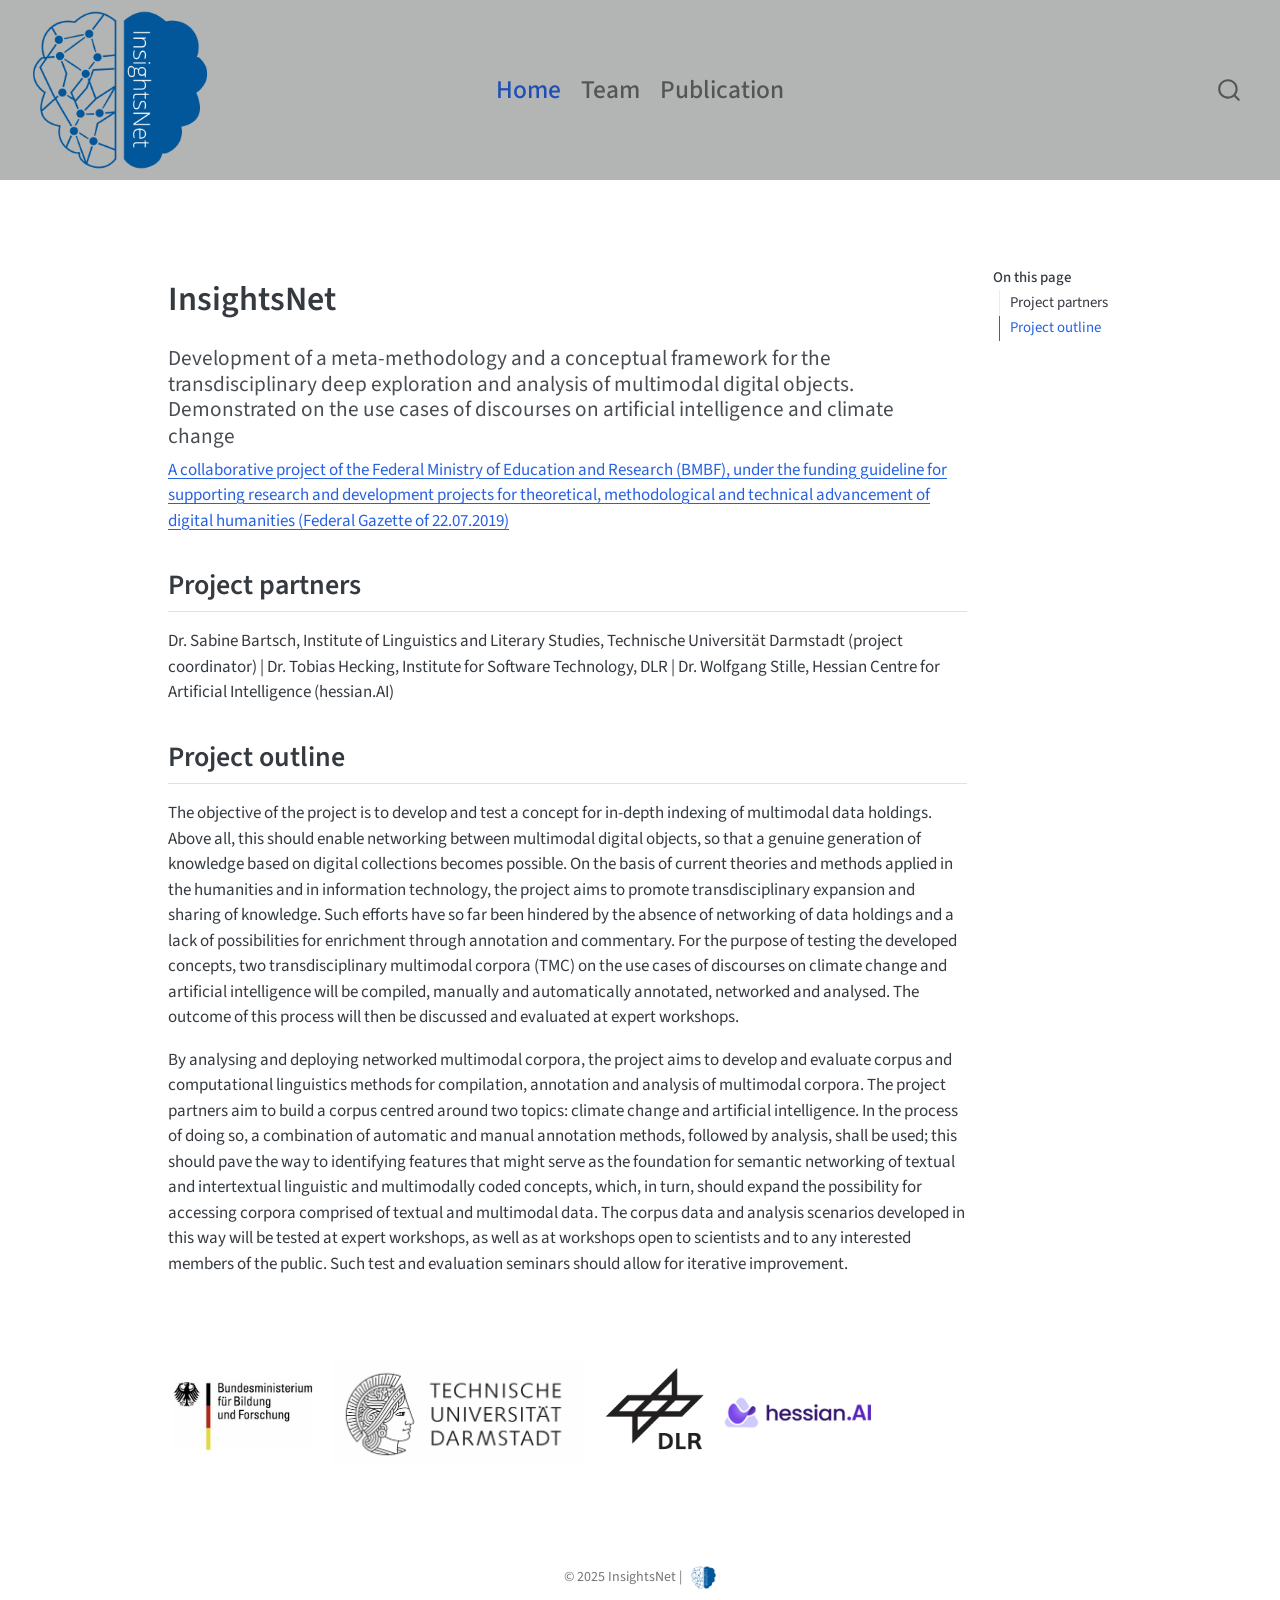
<file: index.html>
<!DOCTYPE html>
<html xmlns="http://www.w3.org/1999/xhtml" lang="en" xml:lang="en"><head>

<meta charset="utf-8">
<meta name="generator" content="quarto-1.7.32">

<meta name="viewport" content="width=device-width, initial-scale=1.0, user-scalable=yes">


<title>InsightsNet</title>
<style>
code{white-space: pre-wrap;}
span.smallcaps{font-variant: small-caps;}
div.columns{display: flex; gap: min(4vw, 1.5em);}
div.column{flex: auto; overflow-x: auto;}
div.hanging-indent{margin-left: 1.5em; text-indent: -1.5em;}
ul.task-list{list-style: none;}
ul.task-list li input[type="checkbox"] {
  width: 0.8em;
  margin: 0 0.8em 0.2em -1em; /* quarto-specific, see https://github.com/quarto-dev/quarto-cli/issues/4556 */ 
  vertical-align: middle;
}
</style>


<script src="site_libs/quarto-nav/quarto-nav.js"></script>
<script src="site_libs/quarto-nav/headroom.min.js"></script>
<script src="site_libs/clipboard/clipboard.min.js"></script>
<script src="site_libs/quarto-search/autocomplete.umd.js"></script>
<script src="site_libs/quarto-search/fuse.min.js"></script>
<script src="site_libs/quarto-search/quarto-search.js"></script>
<meta name="quarto:offset" content="./">
<link href=".//insightsnet_logo.ico" rel="icon">
<script src="site_libs/quarto-html/quarto.js" type="module"></script>
<script src="site_libs/quarto-html/tabsets/tabsets.js" type="module"></script>
<script src="site_libs/quarto-html/popper.min.js"></script>
<script src="site_libs/quarto-html/tippy.umd.min.js"></script>
<script src="site_libs/quarto-html/anchor.min.js"></script>
<link href="site_libs/quarto-html/tippy.css" rel="stylesheet">
<link href="site_libs/quarto-html/quarto-syntax-highlighting-37eea08aefeeee20ff55810ff984fec1.css" rel="stylesheet" id="quarto-text-highlighting-styles">
<script src="site_libs/bootstrap/bootstrap.min.js"></script>
<link href="site_libs/bootstrap/bootstrap-icons.css" rel="stylesheet">
<link href="site_libs/bootstrap/bootstrap-dfb324f25d9b1687192fa8be62ac8f9c.min.css" rel="stylesheet" append-hash="true" id="quarto-bootstrap" data-mode="light">
<script id="quarto-search-options" type="application/json">{
  "location": "navbar",
  "copy-button": false,
  "collapse-after": 3,
  "panel-placement": "end",
  "type": "overlay",
  "limit": 50,
  "keyboard-shortcut": [
    "f",
    "/",
    "s"
  ],
  "show-item-context": false,
  "language": {
    "search-no-results-text": "No results",
    "search-matching-documents-text": "matching documents",
    "search-copy-link-title": "Copy link to search",
    "search-hide-matches-text": "Hide additional matches",
    "search-more-match-text": "more match in this document",
    "search-more-matches-text": "more matches in this document",
    "search-clear-button-title": "Clear",
    "search-text-placeholder": "",
    "search-detached-cancel-button-title": "Cancel",
    "search-submit-button-title": "Submit",
    "search-label": "Search"
  }
}</script>


<link rel="stylesheet" href="styles.css">
</head>

<body class="nav-fixed quarto-light">

<div id="quarto-search-results"></div>
  <header id="quarto-header" class="headroom fixed-top">
    <nav class="navbar navbar-expand-lg " data-bs-theme="dark">
      <div class="navbar-container container-fluid">
      <div class="navbar-brand-container mx-auto">
    <a href="./index.html" class="navbar-brand navbar-brand-logo">
    <img src="./insightsnet_logo.png" alt="" class="navbar-logo">
    </a>
  </div>
            <div id="quarto-search" class="" title="Search"></div>
          <button class="navbar-toggler" type="button" data-bs-toggle="collapse" data-bs-target="#navbarCollapse" aria-controls="navbarCollapse" role="menu" aria-expanded="false" aria-label="Toggle navigation" onclick="if (window.quartoToggleHeadroom) { window.quartoToggleHeadroom(); }">
  <span class="navbar-toggler-icon"></span>
</button>
          <div class="collapse navbar-collapse" id="navbarCollapse">
            <ul class="navbar-nav navbar-nav-scroll ms-auto">
  <li class="nav-item">
    <a class="nav-link active" href="./index.html" aria-current="page"> 
<span class="menu-text">Home</span></a>
  </li>  
  <li class="nav-item">
    <a class="nav-link" href="./team.html"> 
<span class="menu-text">Team</span></a>
  </li>  
  <li class="nav-item">
    <a class="nav-link" href="./publication.html"> 
<span class="menu-text">Publication</span></a>
  </li>  
</ul>
          </div> <!-- /navcollapse -->
            <div class="quarto-navbar-tools">
</div>
      </div> <!-- /container-fluid -->
    </nav>
</header>
<!-- content -->
<div id="quarto-content" class="quarto-container page-columns page-rows-contents page-layout-article page-navbar">
<!-- sidebar -->
<!-- margin-sidebar -->
    <div id="quarto-margin-sidebar" class="sidebar margin-sidebar">
        <nav id="TOC" role="doc-toc" class="toc-active">
    <h2 id="toc-title">On this page</h2>
   
  <ul>
  <li><a href="#project-partners" id="toc-project-partners" class="nav-link active" data-scroll-target="#project-partners">Project partners</a></li>
  <li><a href="#project-outline" id="toc-project-outline" class="nav-link" data-scroll-target="#project-outline">Project outline</a></li>
  </ul>
</nav>
    </div>
<!-- main -->
<main class="content" id="quarto-document-content">

<header id="title-block-header" class="quarto-title-block default">
<div class="quarto-title">
<h1 class="title">InsightsNet</h1>
</div>



<div class="quarto-title-meta">

    
  
    
  </div>
  


</header>


<section id="development-of-a-meta-methodology-and-a-conceptual-framework-for-the-transdisciplinary-deep-exploration-and-analysis-of-multimodal-digital-objects.-demonstrated-on-the-use-cases-of-discourses-on-artificial-intelligence-and-climate-change" class="level4">
<h4 class="anchored" data-anchor-id="development-of-a-meta-methodology-and-a-conceptual-framework-for-the-transdisciplinary-deep-exploration-and-analysis-of-multimodal-digital-objects.-demonstrated-on-the-use-cases-of-discourses-on-artificial-intelligence-and-climate-change">Development of a meta-methodology and a conceptual framework for the transdisciplinary deep exploration and analysis of multimodal digital objects. Demonstrated on the use cases of discourses on artificial intelligence and climate change</h4>
<p><a href="https://www.geistes-und-sozialwissenschaften-bmbf.de/de/Digital-Humanities-1710.html">A collaborative project of the Federal Ministry of Education and Research (BMBF), under the funding guideline for supporting research and development projects for theoretical, methodological and technical advancement of digital humanities (Federal Gazette of 22.07.2019)</a></p>
</section>
<section id="project-partners" class="level2">
<h2 class="anchored" data-anchor-id="project-partners">Project partners</h2>
<p>Dr.&nbsp;Sabine Bartsch, Institute of Linguistics and Literary Studies, Technische Universität Darmstadt (project coordinator) | Dr.&nbsp;Tobias Hecking, Institute for Software Technology, DLR | Dr.&nbsp;Wolfgang Stille, Hessian Centre for Artificial Intelligence (hessian.AI)</p>
</section>
<section id="project-outline" class="level2">
<h2 class="anchored" data-anchor-id="project-outline">Project outline</h2>
<p>The objective of the project is to develop and test a concept for in-depth indexing of multimodal data holdings. Above all, this should enable networking between multimodal digital objects, so that a genuine generation of knowledge based on digital collections becomes possible. On the basis of current theories and methods applied in the humanities and in information technology, the project aims to promote transdisciplinary expansion and sharing of knowledge. Such efforts have so far been hindered by the absence of networking of data holdings and a lack of possibilities for enrichment through annotation and commentary. For the purpose of testing the developed concepts, two transdisciplinary multimodal corpora (TMC) on the use cases of discourses on climate change and artificial intelligence will be compiled, manually and automatically annotated, networked and analysed. The outcome of this process will then be discussed and evaluated at expert workshops.</p>
<p>By analysing and deploying networked multimodal corpora, the project aims to develop and evaluate corpus and computational linguistics methods for compilation, annotation and analysis of multimodal corpora. The project partners aim to build a corpus centred around two topics: climate change and artificial intelligence. In the process of doing so, a combination of automatic and manual annotation methods, followed by analysis, shall be used; this should pave the way to identifying features that might serve as the foundation for semantic networking of textual and intertextual linguistic and multimodally coded concepts, which, in turn, should expand the possibility for accessing corpora comprised of textual and multimodal data. The corpus data and analysis scenarios developed in this way will be tested at expert workshops, as well as at workshops open to scientists and to any interested members of the public. Such test and evaluation seminars should allow for iterative improvement.</p>
<p><br><br></p>
<p><img src="./bbf.png" alt="Logo" style="height: 100px; margin: 0 1px;"> <img src="./tuda.png" alt="Logo" style="height: 100px; margin: 0 1px;"> <img src="./dlr.png" alt="Logo" style="height: 100px; margin: 0 1px;"> <img src="./hessianai.png" alt="Logo" style="height: 50px; margin: 0 1px;"></p>


</section>

</main> <!-- /main -->
<script id="quarto-html-after-body" type="application/javascript">
  window.document.addEventListener("DOMContentLoaded", function (event) {
    const icon = "";
    const anchorJS = new window.AnchorJS();
    anchorJS.options = {
      placement: 'right',
      icon: icon
    };
    anchorJS.add('.anchored');
    const isCodeAnnotation = (el) => {
      for (const clz of el.classList) {
        if (clz.startsWith('code-annotation-')) {                     
          return true;
        }
      }
      return false;
    }
    const onCopySuccess = function(e) {
      // button target
      const button = e.trigger;
      // don't keep focus
      button.blur();
      // flash "checked"
      button.classList.add('code-copy-button-checked');
      var currentTitle = button.getAttribute("title");
      button.setAttribute("title", "Copied!");
      let tooltip;
      if (window.bootstrap) {
        button.setAttribute("data-bs-toggle", "tooltip");
        button.setAttribute("data-bs-placement", "left");
        button.setAttribute("data-bs-title", "Copied!");
        tooltip = new bootstrap.Tooltip(button, 
          { trigger: "manual", 
            customClass: "code-copy-button-tooltip",
            offset: [0, -8]});
        tooltip.show();    
      }
      setTimeout(function() {
        if (tooltip) {
          tooltip.hide();
          button.removeAttribute("data-bs-title");
          button.removeAttribute("data-bs-toggle");
          button.removeAttribute("data-bs-placement");
        }
        button.setAttribute("title", currentTitle);
        button.classList.remove('code-copy-button-checked');
      }, 1000);
      // clear code selection
      e.clearSelection();
    }
    const getTextToCopy = function(trigger) {
        const codeEl = trigger.previousElementSibling.cloneNode(true);
        for (const childEl of codeEl.children) {
          if (isCodeAnnotation(childEl)) {
            childEl.remove();
          }
        }
        return codeEl.innerText;
    }
    const clipboard = new window.ClipboardJS('.code-copy-button:not([data-in-quarto-modal])', {
      text: getTextToCopy
    });
    clipboard.on('success', onCopySuccess);
    if (window.document.getElementById('quarto-embedded-source-code-modal')) {
      const clipboardModal = new window.ClipboardJS('.code-copy-button[data-in-quarto-modal]', {
        text: getTextToCopy,
        container: window.document.getElementById('quarto-embedded-source-code-modal')
      });
      clipboardModal.on('success', onCopySuccess);
    }
      var localhostRegex = new RegExp(/^(?:http|https):\/\/localhost\:?[0-9]*\//);
      var mailtoRegex = new RegExp(/^mailto:/);
        var filterRegex = new RegExp('/' + window.location.host + '/');
      var isInternal = (href) => {
          return filterRegex.test(href) || localhostRegex.test(href) || mailtoRegex.test(href);
      }
      // Inspect non-navigation links and adorn them if external
     var links = window.document.querySelectorAll('a[href]:not(.nav-link):not(.navbar-brand):not(.toc-action):not(.sidebar-link):not(.sidebar-item-toggle):not(.pagination-link):not(.no-external):not([aria-hidden]):not(.dropdown-item):not(.quarto-navigation-tool):not(.about-link)');
      for (var i=0; i<links.length; i++) {
        const link = links[i];
        if (!isInternal(link.href)) {
          // undo the damage that might have been done by quarto-nav.js in the case of
          // links that we want to consider external
          if (link.dataset.originalHref !== undefined) {
            link.href = link.dataset.originalHref;
          }
        }
      }
    function tippyHover(el, contentFn, onTriggerFn, onUntriggerFn) {
      const config = {
        allowHTML: true,
        maxWidth: 500,
        delay: 100,
        arrow: false,
        appendTo: function(el) {
            return el.parentElement;
        },
        interactive: true,
        interactiveBorder: 10,
        theme: 'quarto',
        placement: 'bottom-start',
      };
      if (contentFn) {
        config.content = contentFn;
      }
      if (onTriggerFn) {
        config.onTrigger = onTriggerFn;
      }
      if (onUntriggerFn) {
        config.onUntrigger = onUntriggerFn;
      }
      window.tippy(el, config); 
    }
    const noterefs = window.document.querySelectorAll('a[role="doc-noteref"]');
    for (var i=0; i<noterefs.length; i++) {
      const ref = noterefs[i];
      tippyHover(ref, function() {
        // use id or data attribute instead here
        let href = ref.getAttribute('data-footnote-href') || ref.getAttribute('href');
        try { href = new URL(href).hash; } catch {}
        const id = href.replace(/^#\/?/, "");
        const note = window.document.getElementById(id);
        if (note) {
          return note.innerHTML;
        } else {
          return "";
        }
      });
    }
    const xrefs = window.document.querySelectorAll('a.quarto-xref');
    const processXRef = (id, note) => {
      // Strip column container classes
      const stripColumnClz = (el) => {
        el.classList.remove("page-full", "page-columns");
        if (el.children) {
          for (const child of el.children) {
            stripColumnClz(child);
          }
        }
      }
      stripColumnClz(note)
      if (id === null || id.startsWith('sec-')) {
        // Special case sections, only their first couple elements
        const container = document.createElement("div");
        if (note.children && note.children.length > 2) {
          container.appendChild(note.children[0].cloneNode(true));
          for (let i = 1; i < note.children.length; i++) {
            const child = note.children[i];
            if (child.tagName === "P" && child.innerText === "") {
              continue;
            } else {
              container.appendChild(child.cloneNode(true));
              break;
            }
          }
          if (window.Quarto?.typesetMath) {
            window.Quarto.typesetMath(container);
          }
          return container.innerHTML
        } else {
          if (window.Quarto?.typesetMath) {
            window.Quarto.typesetMath(note);
          }
          return note.innerHTML;
        }
      } else {
        // Remove any anchor links if they are present
        const anchorLink = note.querySelector('a.anchorjs-link');
        if (anchorLink) {
          anchorLink.remove();
        }
        if (window.Quarto?.typesetMath) {
          window.Quarto.typesetMath(note);
        }
        if (note.classList.contains("callout")) {
          return note.outerHTML;
        } else {
          return note.innerHTML;
        }
      }
    }
    for (var i=0; i<xrefs.length; i++) {
      const xref = xrefs[i];
      tippyHover(xref, undefined, function(instance) {
        instance.disable();
        let url = xref.getAttribute('href');
        let hash = undefined; 
        if (url.startsWith('#')) {
          hash = url;
        } else {
          try { hash = new URL(url).hash; } catch {}
        }
        if (hash) {
          const id = hash.replace(/^#\/?/, "");
          const note = window.document.getElementById(id);
          if (note !== null) {
            try {
              const html = processXRef(id, note.cloneNode(true));
              instance.setContent(html);
            } finally {
              instance.enable();
              instance.show();
            }
          } else {
            // See if we can fetch this
            fetch(url.split('#')[0])
            .then(res => res.text())
            .then(html => {
              const parser = new DOMParser();
              const htmlDoc = parser.parseFromString(html, "text/html");
              const note = htmlDoc.getElementById(id);
              if (note !== null) {
                const html = processXRef(id, note);
                instance.setContent(html);
              } 
            }).finally(() => {
              instance.enable();
              instance.show();
            });
          }
        } else {
          // See if we can fetch a full url (with no hash to target)
          // This is a special case and we should probably do some content thinning / targeting
          fetch(url)
          .then(res => res.text())
          .then(html => {
            const parser = new DOMParser();
            const htmlDoc = parser.parseFromString(html, "text/html");
            const note = htmlDoc.querySelector('main.content');
            if (note !== null) {
              // This should only happen for chapter cross references
              // (since there is no id in the URL)
              // remove the first header
              if (note.children.length > 0 && note.children[0].tagName === "HEADER") {
                note.children[0].remove();
              }
              const html = processXRef(null, note);
              instance.setContent(html);
            } 
          }).finally(() => {
            instance.enable();
            instance.show();
          });
        }
      }, function(instance) {
      });
    }
        let selectedAnnoteEl;
        const selectorForAnnotation = ( cell, annotation) => {
          let cellAttr = 'data-code-cell="' + cell + '"';
          let lineAttr = 'data-code-annotation="' +  annotation + '"';
          const selector = 'span[' + cellAttr + '][' + lineAttr + ']';
          return selector;
        }
        const selectCodeLines = (annoteEl) => {
          const doc = window.document;
          const targetCell = annoteEl.getAttribute("data-target-cell");
          const targetAnnotation = annoteEl.getAttribute("data-target-annotation");
          const annoteSpan = window.document.querySelector(selectorForAnnotation(targetCell, targetAnnotation));
          const lines = annoteSpan.getAttribute("data-code-lines").split(",");
          const lineIds = lines.map((line) => {
            return targetCell + "-" + line;
          })
          let top = null;
          let height = null;
          let parent = null;
          if (lineIds.length > 0) {
              //compute the position of the single el (top and bottom and make a div)
              const el = window.document.getElementById(lineIds[0]);
              top = el.offsetTop;
              height = el.offsetHeight;
              parent = el.parentElement.parentElement;
            if (lineIds.length > 1) {
              const lastEl = window.document.getElementById(lineIds[lineIds.length - 1]);
              const bottom = lastEl.offsetTop + lastEl.offsetHeight;
              height = bottom - top;
            }
            if (top !== null && height !== null && parent !== null) {
              // cook up a div (if necessary) and position it 
              let div = window.document.getElementById("code-annotation-line-highlight");
              if (div === null) {
                div = window.document.createElement("div");
                div.setAttribute("id", "code-annotation-line-highlight");
                div.style.position = 'absolute';
                parent.appendChild(div);
              }
              div.style.top = top - 2 + "px";
              div.style.height = height + 4 + "px";
              div.style.left = 0;
              let gutterDiv = window.document.getElementById("code-annotation-line-highlight-gutter");
              if (gutterDiv === null) {
                gutterDiv = window.document.createElement("div");
                gutterDiv.setAttribute("id", "code-annotation-line-highlight-gutter");
                gutterDiv.style.position = 'absolute';
                const codeCell = window.document.getElementById(targetCell);
                const gutter = codeCell.querySelector('.code-annotation-gutter');
                gutter.appendChild(gutterDiv);
              }
              gutterDiv.style.top = top - 2 + "px";
              gutterDiv.style.height = height + 4 + "px";
            }
            selectedAnnoteEl = annoteEl;
          }
        };
        const unselectCodeLines = () => {
          const elementsIds = ["code-annotation-line-highlight", "code-annotation-line-highlight-gutter"];
          elementsIds.forEach((elId) => {
            const div = window.document.getElementById(elId);
            if (div) {
              div.remove();
            }
          });
          selectedAnnoteEl = undefined;
        };
          // Handle positioning of the toggle
      window.addEventListener(
        "resize",
        throttle(() => {
          elRect = undefined;
          if (selectedAnnoteEl) {
            selectCodeLines(selectedAnnoteEl);
          }
        }, 10)
      );
      function throttle(fn, ms) {
      let throttle = false;
      let timer;
        return (...args) => {
          if(!throttle) { // first call gets through
              fn.apply(this, args);
              throttle = true;
          } else { // all the others get throttled
              if(timer) clearTimeout(timer); // cancel #2
              timer = setTimeout(() => {
                fn.apply(this, args);
                timer = throttle = false;
              }, ms);
          }
        };
      }
        // Attach click handler to the DT
        const annoteDls = window.document.querySelectorAll('dt[data-target-cell]');
        for (const annoteDlNode of annoteDls) {
          annoteDlNode.addEventListener('click', (event) => {
            const clickedEl = event.target;
            if (clickedEl !== selectedAnnoteEl) {
              unselectCodeLines();
              const activeEl = window.document.querySelector('dt[data-target-cell].code-annotation-active');
              if (activeEl) {
                activeEl.classList.remove('code-annotation-active');
              }
              selectCodeLines(clickedEl);
              clickedEl.classList.add('code-annotation-active');
            } else {
              // Unselect the line
              unselectCodeLines();
              clickedEl.classList.remove('code-annotation-active');
            }
          });
        }
    const findCites = (el) => {
      const parentEl = el.parentElement;
      if (parentEl) {
        const cites = parentEl.dataset.cites;
        if (cites) {
          return {
            el,
            cites: cites.split(' ')
          };
        } else {
          return findCites(el.parentElement)
        }
      } else {
        return undefined;
      }
    };
    var bibliorefs = window.document.querySelectorAll('a[role="doc-biblioref"]');
    for (var i=0; i<bibliorefs.length; i++) {
      const ref = bibliorefs[i];
      const citeInfo = findCites(ref);
      if (citeInfo) {
        tippyHover(citeInfo.el, function() {
          var popup = window.document.createElement('div');
          citeInfo.cites.forEach(function(cite) {
            var citeDiv = window.document.createElement('div');
            citeDiv.classList.add('hanging-indent');
            citeDiv.classList.add('csl-entry');
            var biblioDiv = window.document.getElementById('ref-' + cite);
            if (biblioDiv) {
              citeDiv.innerHTML = biblioDiv.innerHTML;
            }
            popup.appendChild(citeDiv);
          });
          return popup.innerHTML;
        });
      }
    }
  });
  </script>
</div> <!-- /content -->
<footer class="footer">
  <div class="nav-footer">
    <div class="nav-footer-left">
      &nbsp;
    </div>   
    <div class="nav-footer-center">
<p>© 2025 InsightsNet | &nbsp; <img src=".\insightsnet_logo.png" height="25"></p>
</div>
    <div class="nav-footer-right">
      &nbsp;
    </div>
  </div>
</footer>




</body></html>
</file>
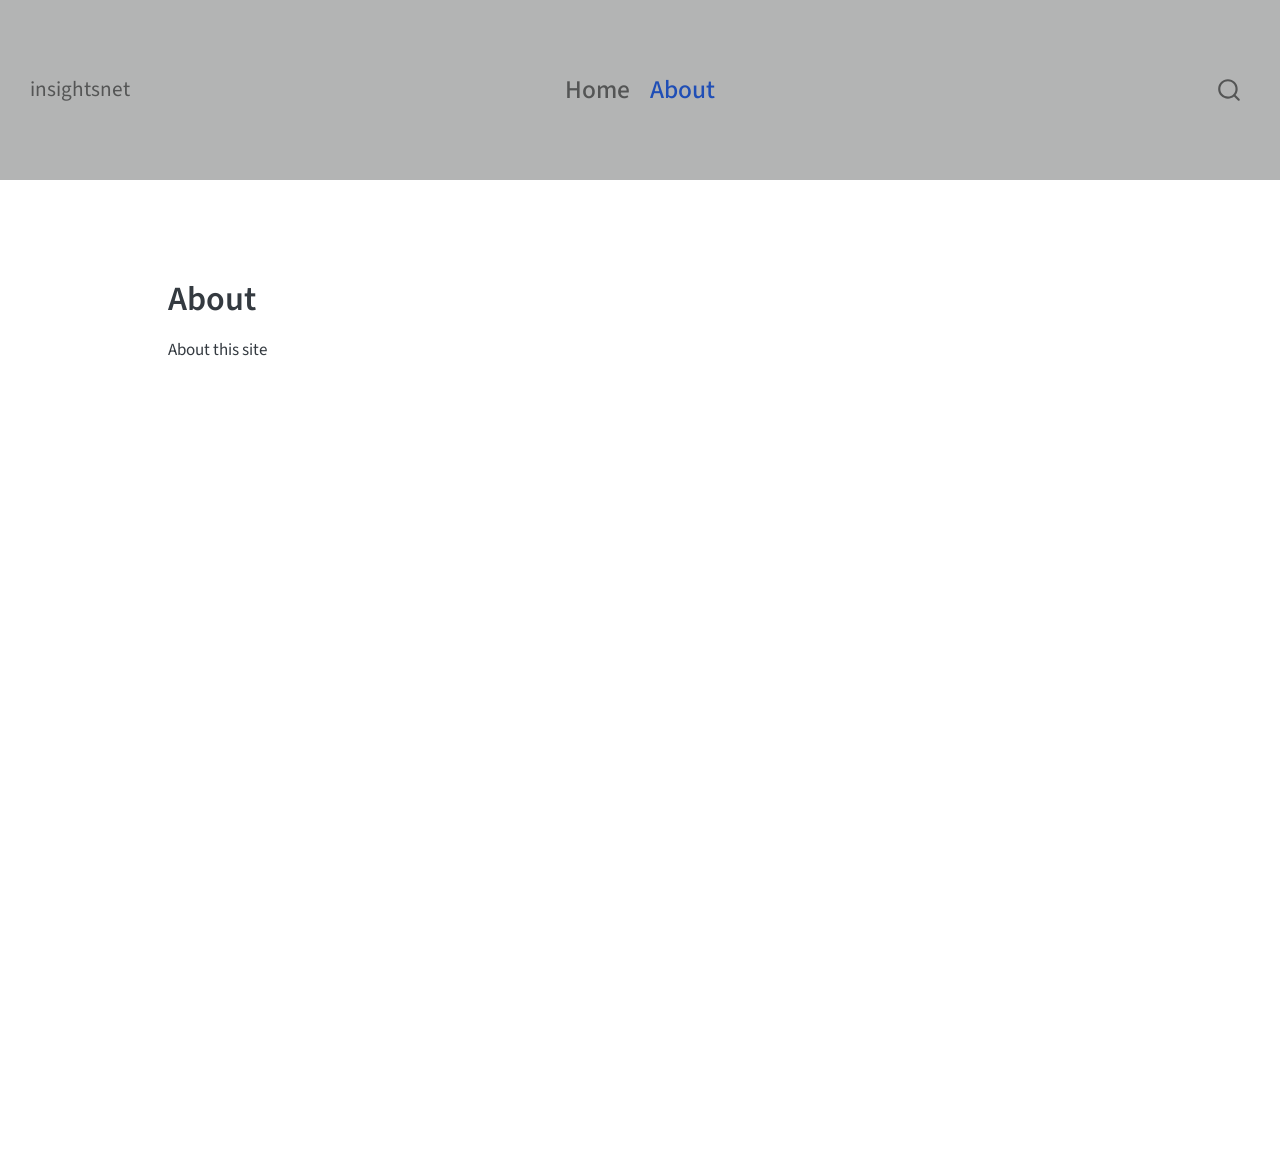
<file: about.html>
<!DOCTYPE html>
<html xmlns="http://www.w3.org/1999/xhtml" lang="en" xml:lang="en"><head>

<meta charset="utf-8">
<meta name="generator" content="quarto-1.7.32">

<meta name="viewport" content="width=device-width, initial-scale=1.0, user-scalable=yes">


<title>About – insightsnet</title>
<style>
code{white-space: pre-wrap;}
span.smallcaps{font-variant: small-caps;}
div.columns{display: flex; gap: min(4vw, 1.5em);}
div.column{flex: auto; overflow-x: auto;}
div.hanging-indent{margin-left: 1.5em; text-indent: -1.5em;}
ul.task-list{list-style: none;}
ul.task-list li input[type="checkbox"] {
  width: 0.8em;
  margin: 0 0.8em 0.2em -1em; /* quarto-specific, see https://github.com/quarto-dev/quarto-cli/issues/4556 */ 
  vertical-align: middle;
}
</style>


<script src="site_libs/quarto-nav/quarto-nav.js"></script>
<script src="site_libs/quarto-nav/headroom.min.js"></script>
<script src="site_libs/clipboard/clipboard.min.js"></script>
<script src="site_libs/quarto-search/autocomplete.umd.js"></script>
<script src="site_libs/quarto-search/fuse.min.js"></script>
<script src="site_libs/quarto-search/quarto-search.js"></script>
<meta name="quarto:offset" content="./">
<script src="site_libs/quarto-html/quarto.js" type="module"></script>
<script src="site_libs/quarto-html/tabsets/tabsets.js" type="module"></script>
<script src="site_libs/quarto-html/popper.min.js"></script>
<script src="site_libs/quarto-html/tippy.umd.min.js"></script>
<script src="site_libs/quarto-html/anchor.min.js"></script>
<link href="site_libs/quarto-html/tippy.css" rel="stylesheet">
<link href="site_libs/quarto-html/quarto-syntax-highlighting-37eea08aefeeee20ff55810ff984fec1.css" rel="stylesheet" id="quarto-text-highlighting-styles">
<script src="site_libs/bootstrap/bootstrap.min.js"></script>
<link href="site_libs/bootstrap/bootstrap-icons.css" rel="stylesheet">
<link href="site_libs/bootstrap/bootstrap-dfb324f25d9b1687192fa8be62ac8f9c.min.css" rel="stylesheet" append-hash="true" id="quarto-bootstrap" data-mode="light">
<script id="quarto-search-options" type="application/json">{
  "location": "navbar",
  "copy-button": false,
  "collapse-after": 3,
  "panel-placement": "end",
  "type": "overlay",
  "limit": 50,
  "keyboard-shortcut": [
    "f",
    "/",
    "s"
  ],
  "show-item-context": false,
  "language": {
    "search-no-results-text": "No results",
    "search-matching-documents-text": "matching documents",
    "search-copy-link-title": "Copy link to search",
    "search-hide-matches-text": "Hide additional matches",
    "search-more-match-text": "more match in this document",
    "search-more-matches-text": "more matches in this document",
    "search-clear-button-title": "Clear",
    "search-text-placeholder": "",
    "search-detached-cancel-button-title": "Cancel",
    "search-submit-button-title": "Submit",
    "search-label": "Search"
  }
}</script>


<link rel="stylesheet" href="styles.css">
</head>

<body class="nav-fixed quarto-light">

<div id="quarto-search-results"></div>
  <header id="quarto-header" class="headroom fixed-top">
    <nav class="navbar navbar-expand-lg " data-bs-theme="dark">
      <div class="navbar-container container-fluid">
      <div class="navbar-brand-container mx-auto">
    <a class="navbar-brand" href="./index.html">
    <span class="navbar-title">insightsnet</span>
    </a>
  </div>
            <div id="quarto-search" class="" title="Search"></div>
          <button class="navbar-toggler" type="button" data-bs-toggle="collapse" data-bs-target="#navbarCollapse" aria-controls="navbarCollapse" role="menu" aria-expanded="false" aria-label="Toggle navigation" onclick="if (window.quartoToggleHeadroom) { window.quartoToggleHeadroom(); }">
  <span class="navbar-toggler-icon"></span>
</button>
          <div class="collapse navbar-collapse" id="navbarCollapse">
            <ul class="navbar-nav navbar-nav-scroll me-auto">
  <li class="nav-item">
    <a class="nav-link" href="./index.html"> 
<span class="menu-text">Home</span></a>
  </li>  
  <li class="nav-item">
    <a class="nav-link active" href="./about.html" aria-current="page"> 
<span class="menu-text">About</span></a>
  </li>  
</ul>
          </div> <!-- /navcollapse -->
            <div class="quarto-navbar-tools">
</div>
      </div> <!-- /container-fluid -->
    </nav>
</header>
<!-- content -->
<div id="quarto-content" class="quarto-container page-columns page-rows-contents page-layout-article page-navbar">
<!-- sidebar -->
<!-- margin-sidebar -->
    <div id="quarto-margin-sidebar" class="sidebar margin-sidebar zindex-bottom">
        
    </div>
<!-- main -->
<main class="content" id="quarto-document-content">

<header id="title-block-header" class="quarto-title-block default">
<div class="quarto-title">
<h1 class="title">About</h1>
</div>



<div class="quarto-title-meta">

    
  
    
  </div>
  


</header>


<p>About this site</p>



</main> <!-- /main -->
<script id="quarto-html-after-body" type="application/javascript">
  window.document.addEventListener("DOMContentLoaded", function (event) {
    const icon = "";
    const anchorJS = new window.AnchorJS();
    anchorJS.options = {
      placement: 'right',
      icon: icon
    };
    anchorJS.add('.anchored');
    const isCodeAnnotation = (el) => {
      for (const clz of el.classList) {
        if (clz.startsWith('code-annotation-')) {                     
          return true;
        }
      }
      return false;
    }
    const onCopySuccess = function(e) {
      // button target
      const button = e.trigger;
      // don't keep focus
      button.blur();
      // flash "checked"
      button.classList.add('code-copy-button-checked');
      var currentTitle = button.getAttribute("title");
      button.setAttribute("title", "Copied!");
      let tooltip;
      if (window.bootstrap) {
        button.setAttribute("data-bs-toggle", "tooltip");
        button.setAttribute("data-bs-placement", "left");
        button.setAttribute("data-bs-title", "Copied!");
        tooltip = new bootstrap.Tooltip(button, 
          { trigger: "manual", 
            customClass: "code-copy-button-tooltip",
            offset: [0, -8]});
        tooltip.show();    
      }
      setTimeout(function() {
        if (tooltip) {
          tooltip.hide();
          button.removeAttribute("data-bs-title");
          button.removeAttribute("data-bs-toggle");
          button.removeAttribute("data-bs-placement");
        }
        button.setAttribute("title", currentTitle);
        button.classList.remove('code-copy-button-checked');
      }, 1000);
      // clear code selection
      e.clearSelection();
    }
    const getTextToCopy = function(trigger) {
        const codeEl = trigger.previousElementSibling.cloneNode(true);
        for (const childEl of codeEl.children) {
          if (isCodeAnnotation(childEl)) {
            childEl.remove();
          }
        }
        return codeEl.innerText;
    }
    const clipboard = new window.ClipboardJS('.code-copy-button:not([data-in-quarto-modal])', {
      text: getTextToCopy
    });
    clipboard.on('success', onCopySuccess);
    if (window.document.getElementById('quarto-embedded-source-code-modal')) {
      const clipboardModal = new window.ClipboardJS('.code-copy-button[data-in-quarto-modal]', {
        text: getTextToCopy,
        container: window.document.getElementById('quarto-embedded-source-code-modal')
      });
      clipboardModal.on('success', onCopySuccess);
    }
      var localhostRegex = new RegExp(/^(?:http|https):\/\/localhost\:?[0-9]*\//);
      var mailtoRegex = new RegExp(/^mailto:/);
        var filterRegex = new RegExp('/' + window.location.host + '/');
      var isInternal = (href) => {
          return filterRegex.test(href) || localhostRegex.test(href) || mailtoRegex.test(href);
      }
      // Inspect non-navigation links and adorn them if external
     var links = window.document.querySelectorAll('a[href]:not(.nav-link):not(.navbar-brand):not(.toc-action):not(.sidebar-link):not(.sidebar-item-toggle):not(.pagination-link):not(.no-external):not([aria-hidden]):not(.dropdown-item):not(.quarto-navigation-tool):not(.about-link)');
      for (var i=0; i<links.length; i++) {
        const link = links[i];
        if (!isInternal(link.href)) {
          // undo the damage that might have been done by quarto-nav.js in the case of
          // links that we want to consider external
          if (link.dataset.originalHref !== undefined) {
            link.href = link.dataset.originalHref;
          }
        }
      }
    function tippyHover(el, contentFn, onTriggerFn, onUntriggerFn) {
      const config = {
        allowHTML: true,
        maxWidth: 500,
        delay: 100,
        arrow: false,
        appendTo: function(el) {
            return el.parentElement;
        },
        interactive: true,
        interactiveBorder: 10,
        theme: 'quarto',
        placement: 'bottom-start',
      };
      if (contentFn) {
        config.content = contentFn;
      }
      if (onTriggerFn) {
        config.onTrigger = onTriggerFn;
      }
      if (onUntriggerFn) {
        config.onUntrigger = onUntriggerFn;
      }
      window.tippy(el, config); 
    }
    const noterefs = window.document.querySelectorAll('a[role="doc-noteref"]');
    for (var i=0; i<noterefs.length; i++) {
      const ref = noterefs[i];
      tippyHover(ref, function() {
        // use id or data attribute instead here
        let href = ref.getAttribute('data-footnote-href') || ref.getAttribute('href');
        try { href = new URL(href).hash; } catch {}
        const id = href.replace(/^#\/?/, "");
        const note = window.document.getElementById(id);
        if (note) {
          return note.innerHTML;
        } else {
          return "";
        }
      });
    }
    const xrefs = window.document.querySelectorAll('a.quarto-xref');
    const processXRef = (id, note) => {
      // Strip column container classes
      const stripColumnClz = (el) => {
        el.classList.remove("page-full", "page-columns");
        if (el.children) {
          for (const child of el.children) {
            stripColumnClz(child);
          }
        }
      }
      stripColumnClz(note)
      if (id === null || id.startsWith('sec-')) {
        // Special case sections, only their first couple elements
        const container = document.createElement("div");
        if (note.children && note.children.length > 2) {
          container.appendChild(note.children[0].cloneNode(true));
          for (let i = 1; i < note.children.length; i++) {
            const child = note.children[i];
            if (child.tagName === "P" && child.innerText === "") {
              continue;
            } else {
              container.appendChild(child.cloneNode(true));
              break;
            }
          }
          if (window.Quarto?.typesetMath) {
            window.Quarto.typesetMath(container);
          }
          return container.innerHTML
        } else {
          if (window.Quarto?.typesetMath) {
            window.Quarto.typesetMath(note);
          }
          return note.innerHTML;
        }
      } else {
        // Remove any anchor links if they are present
        const anchorLink = note.querySelector('a.anchorjs-link');
        if (anchorLink) {
          anchorLink.remove();
        }
        if (window.Quarto?.typesetMath) {
          window.Quarto.typesetMath(note);
        }
        if (note.classList.contains("callout")) {
          return note.outerHTML;
        } else {
          return note.innerHTML;
        }
      }
    }
    for (var i=0; i<xrefs.length; i++) {
      const xref = xrefs[i];
      tippyHover(xref, undefined, function(instance) {
        instance.disable();
        let url = xref.getAttribute('href');
        let hash = undefined; 
        if (url.startsWith('#')) {
          hash = url;
        } else {
          try { hash = new URL(url).hash; } catch {}
        }
        if (hash) {
          const id = hash.replace(/^#\/?/, "");
          const note = window.document.getElementById(id);
          if (note !== null) {
            try {
              const html = processXRef(id, note.cloneNode(true));
              instance.setContent(html);
            } finally {
              instance.enable();
              instance.show();
            }
          } else {
            // See if we can fetch this
            fetch(url.split('#')[0])
            .then(res => res.text())
            .then(html => {
              const parser = new DOMParser();
              const htmlDoc = parser.parseFromString(html, "text/html");
              const note = htmlDoc.getElementById(id);
              if (note !== null) {
                const html = processXRef(id, note);
                instance.setContent(html);
              } 
            }).finally(() => {
              instance.enable();
              instance.show();
            });
          }
        } else {
          // See if we can fetch a full url (with no hash to target)
          // This is a special case and we should probably do some content thinning / targeting
          fetch(url)
          .then(res => res.text())
          .then(html => {
            const parser = new DOMParser();
            const htmlDoc = parser.parseFromString(html, "text/html");
            const note = htmlDoc.querySelector('main.content');
            if (note !== null) {
              // This should only happen for chapter cross references
              // (since there is no id in the URL)
              // remove the first header
              if (note.children.length > 0 && note.children[0].tagName === "HEADER") {
                note.children[0].remove();
              }
              const html = processXRef(null, note);
              instance.setContent(html);
            } 
          }).finally(() => {
            instance.enable();
            instance.show();
          });
        }
      }, function(instance) {
      });
    }
        let selectedAnnoteEl;
        const selectorForAnnotation = ( cell, annotation) => {
          let cellAttr = 'data-code-cell="' + cell + '"';
          let lineAttr = 'data-code-annotation="' +  annotation + '"';
          const selector = 'span[' + cellAttr + '][' + lineAttr + ']';
          return selector;
        }
        const selectCodeLines = (annoteEl) => {
          const doc = window.document;
          const targetCell = annoteEl.getAttribute("data-target-cell");
          const targetAnnotation = annoteEl.getAttribute("data-target-annotation");
          const annoteSpan = window.document.querySelector(selectorForAnnotation(targetCell, targetAnnotation));
          const lines = annoteSpan.getAttribute("data-code-lines").split(",");
          const lineIds = lines.map((line) => {
            return targetCell + "-" + line;
          })
          let top = null;
          let height = null;
          let parent = null;
          if (lineIds.length > 0) {
              //compute the position of the single el (top and bottom and make a div)
              const el = window.document.getElementById(lineIds[0]);
              top = el.offsetTop;
              height = el.offsetHeight;
              parent = el.parentElement.parentElement;
            if (lineIds.length > 1) {
              const lastEl = window.document.getElementById(lineIds[lineIds.length - 1]);
              const bottom = lastEl.offsetTop + lastEl.offsetHeight;
              height = bottom - top;
            }
            if (top !== null && height !== null && parent !== null) {
              // cook up a div (if necessary) and position it 
              let div = window.document.getElementById("code-annotation-line-highlight");
              if (div === null) {
                div = window.document.createElement("div");
                div.setAttribute("id", "code-annotation-line-highlight");
                div.style.position = 'absolute';
                parent.appendChild(div);
              }
              div.style.top = top - 2 + "px";
              div.style.height = height + 4 + "px";
              div.style.left = 0;
              let gutterDiv = window.document.getElementById("code-annotation-line-highlight-gutter");
              if (gutterDiv === null) {
                gutterDiv = window.document.createElement("div");
                gutterDiv.setAttribute("id", "code-annotation-line-highlight-gutter");
                gutterDiv.style.position = 'absolute';
                const codeCell = window.document.getElementById(targetCell);
                const gutter = codeCell.querySelector('.code-annotation-gutter');
                gutter.appendChild(gutterDiv);
              }
              gutterDiv.style.top = top - 2 + "px";
              gutterDiv.style.height = height + 4 + "px";
            }
            selectedAnnoteEl = annoteEl;
          }
        };
        const unselectCodeLines = () => {
          const elementsIds = ["code-annotation-line-highlight", "code-annotation-line-highlight-gutter"];
          elementsIds.forEach((elId) => {
            const div = window.document.getElementById(elId);
            if (div) {
              div.remove();
            }
          });
          selectedAnnoteEl = undefined;
        };
          // Handle positioning of the toggle
      window.addEventListener(
        "resize",
        throttle(() => {
          elRect = undefined;
          if (selectedAnnoteEl) {
            selectCodeLines(selectedAnnoteEl);
          }
        }, 10)
      );
      function throttle(fn, ms) {
      let throttle = false;
      let timer;
        return (...args) => {
          if(!throttle) { // first call gets through
              fn.apply(this, args);
              throttle = true;
          } else { // all the others get throttled
              if(timer) clearTimeout(timer); // cancel #2
              timer = setTimeout(() => {
                fn.apply(this, args);
                timer = throttle = false;
              }, ms);
          }
        };
      }
        // Attach click handler to the DT
        const annoteDls = window.document.querySelectorAll('dt[data-target-cell]');
        for (const annoteDlNode of annoteDls) {
          annoteDlNode.addEventListener('click', (event) => {
            const clickedEl = event.target;
            if (clickedEl !== selectedAnnoteEl) {
              unselectCodeLines();
              const activeEl = window.document.querySelector('dt[data-target-cell].code-annotation-active');
              if (activeEl) {
                activeEl.classList.remove('code-annotation-active');
              }
              selectCodeLines(clickedEl);
              clickedEl.classList.add('code-annotation-active');
            } else {
              // Unselect the line
              unselectCodeLines();
              clickedEl.classList.remove('code-annotation-active');
            }
          });
        }
    const findCites = (el) => {
      const parentEl = el.parentElement;
      if (parentEl) {
        const cites = parentEl.dataset.cites;
        if (cites) {
          return {
            el,
            cites: cites.split(' ')
          };
        } else {
          return findCites(el.parentElement)
        }
      } else {
        return undefined;
      }
    };
    var bibliorefs = window.document.querySelectorAll('a[role="doc-biblioref"]');
    for (var i=0; i<bibliorefs.length; i++) {
      const ref = bibliorefs[i];
      const citeInfo = findCites(ref);
      if (citeInfo) {
        tippyHover(citeInfo.el, function() {
          var popup = window.document.createElement('div');
          citeInfo.cites.forEach(function(cite) {
            var citeDiv = window.document.createElement('div');
            citeDiv.classList.add('hanging-indent');
            citeDiv.classList.add('csl-entry');
            var biblioDiv = window.document.getElementById('ref-' + cite);
            if (biblioDiv) {
              citeDiv.innerHTML = biblioDiv.innerHTML;
            }
            popup.appendChild(citeDiv);
          });
          return popup.innerHTML;
        });
      }
    }
  });
  </script>
</div> <!-- /content -->




</body></html>
</file>
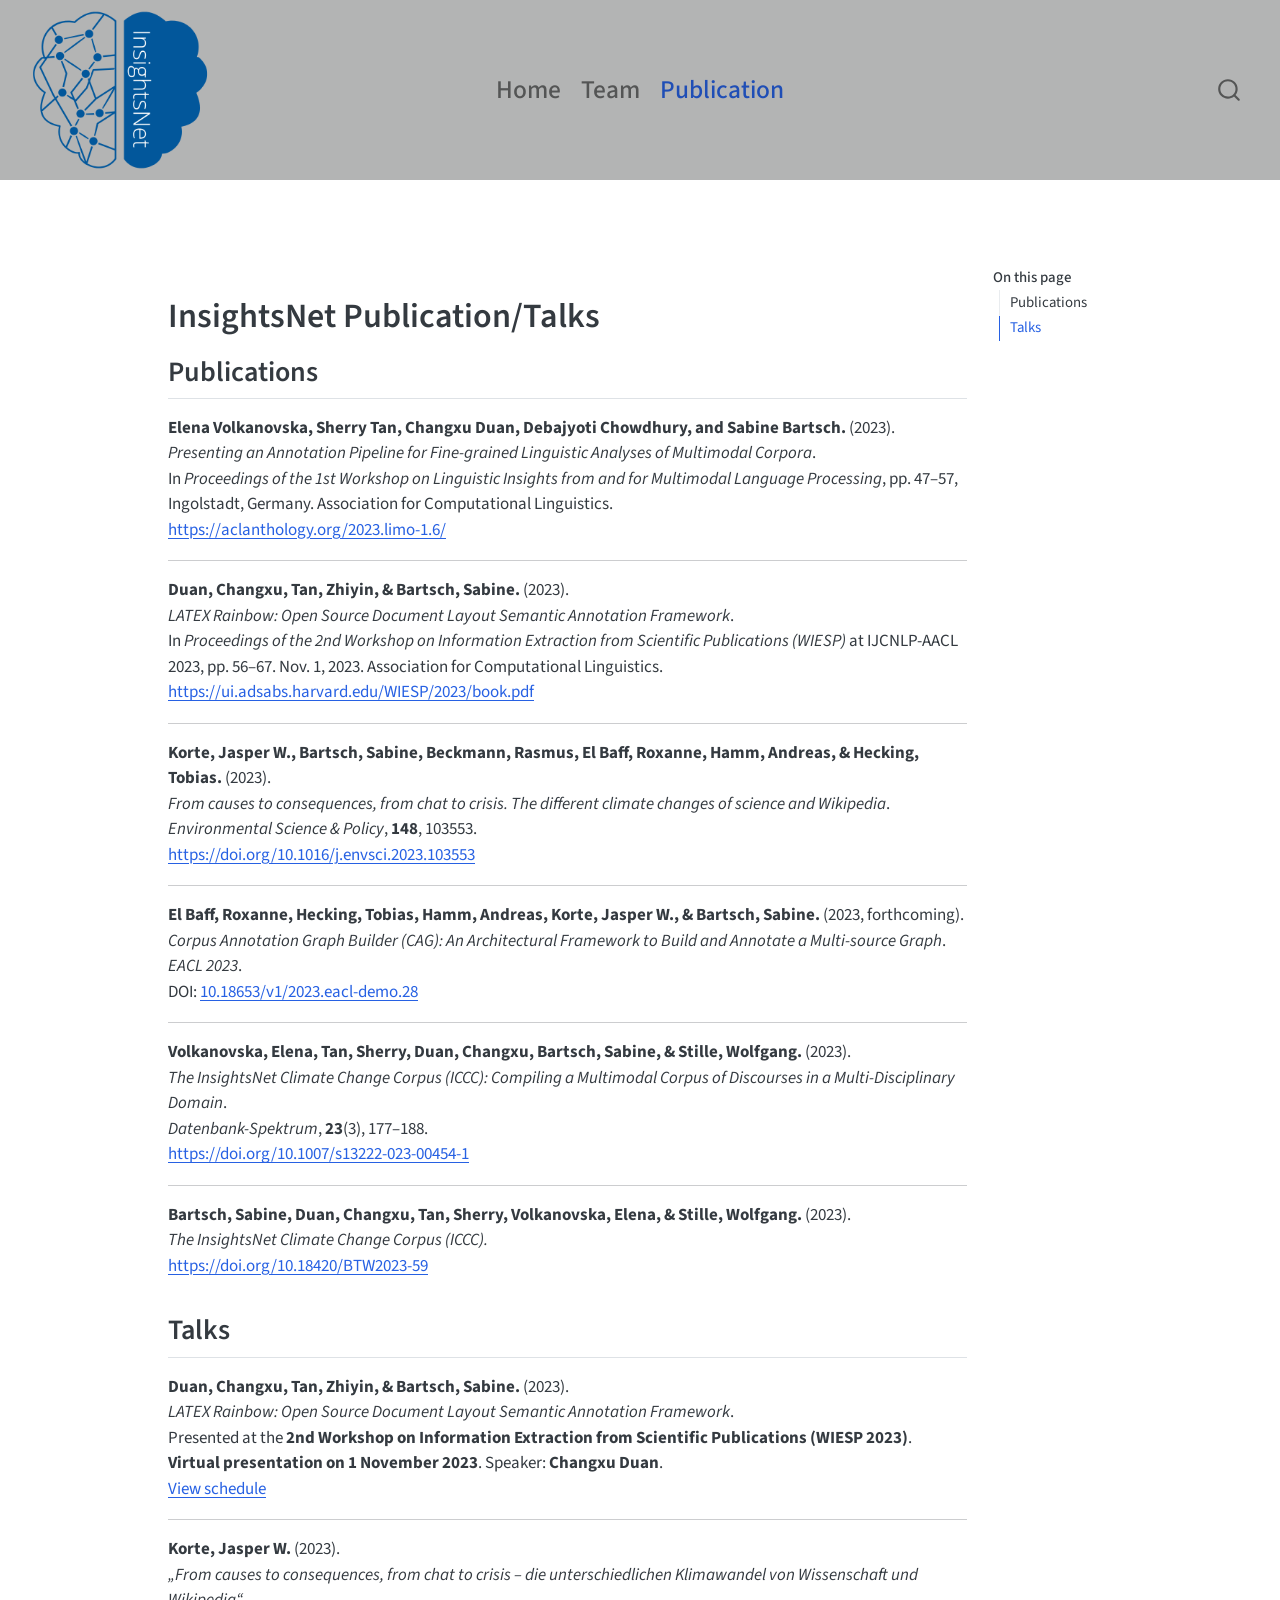
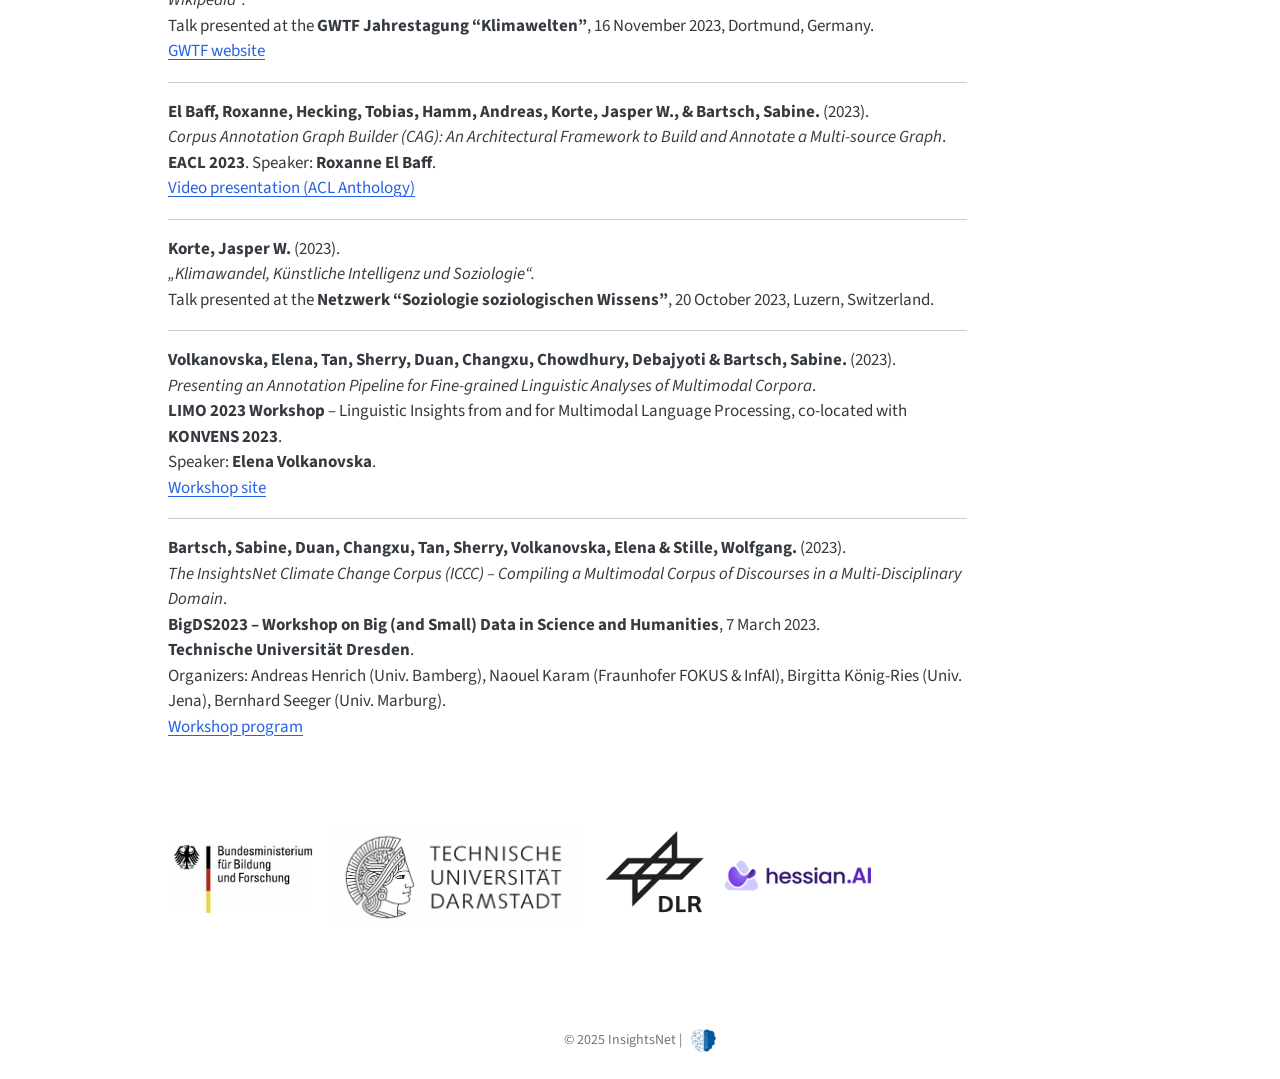
<file: publication.html>
<!DOCTYPE html>
<html xmlns="http://www.w3.org/1999/xhtml" lang="en" xml:lang="en"><head>

<meta charset="utf-8">
<meta name="generator" content="quarto-1.7.32">

<meta name="viewport" content="width=device-width, initial-scale=1.0, user-scalable=yes">


<title>publication</title>
<style>
code{white-space: pre-wrap;}
span.smallcaps{font-variant: small-caps;}
div.columns{display: flex; gap: min(4vw, 1.5em);}
div.column{flex: auto; overflow-x: auto;}
div.hanging-indent{margin-left: 1.5em; text-indent: -1.5em;}
ul.task-list{list-style: none;}
ul.task-list li input[type="checkbox"] {
  width: 0.8em;
  margin: 0 0.8em 0.2em -1em; /* quarto-specific, see https://github.com/quarto-dev/quarto-cli/issues/4556 */ 
  vertical-align: middle;
}
</style>


<script src="site_libs/quarto-nav/quarto-nav.js"></script>
<script src="site_libs/quarto-nav/headroom.min.js"></script>
<script src="site_libs/clipboard/clipboard.min.js"></script>
<script src="site_libs/quarto-search/autocomplete.umd.js"></script>
<script src="site_libs/quarto-search/fuse.min.js"></script>
<script src="site_libs/quarto-search/quarto-search.js"></script>
<meta name="quarto:offset" content="./">
<link href=".//insightsnet_logo.ico" rel="icon">
<script src="site_libs/quarto-html/quarto.js" type="module"></script>
<script src="site_libs/quarto-html/tabsets/tabsets.js" type="module"></script>
<script src="site_libs/quarto-html/popper.min.js"></script>
<script src="site_libs/quarto-html/tippy.umd.min.js"></script>
<script src="site_libs/quarto-html/anchor.min.js"></script>
<link href="site_libs/quarto-html/tippy.css" rel="stylesheet">
<link href="site_libs/quarto-html/quarto-syntax-highlighting-37eea08aefeeee20ff55810ff984fec1.css" rel="stylesheet" id="quarto-text-highlighting-styles">
<script src="site_libs/bootstrap/bootstrap.min.js"></script>
<link href="site_libs/bootstrap/bootstrap-icons.css" rel="stylesheet">
<link href="site_libs/bootstrap/bootstrap-dfb324f25d9b1687192fa8be62ac8f9c.min.css" rel="stylesheet" append-hash="true" id="quarto-bootstrap" data-mode="light">
<script id="quarto-search-options" type="application/json">{
  "location": "navbar",
  "copy-button": false,
  "collapse-after": 3,
  "panel-placement": "end",
  "type": "overlay",
  "limit": 50,
  "keyboard-shortcut": [
    "f",
    "/",
    "s"
  ],
  "show-item-context": false,
  "language": {
    "search-no-results-text": "No results",
    "search-matching-documents-text": "matching documents",
    "search-copy-link-title": "Copy link to search",
    "search-hide-matches-text": "Hide additional matches",
    "search-more-match-text": "more match in this document",
    "search-more-matches-text": "more matches in this document",
    "search-clear-button-title": "Clear",
    "search-text-placeholder": "",
    "search-detached-cancel-button-title": "Cancel",
    "search-submit-button-title": "Submit",
    "search-label": "Search"
  }
}</script>


<link rel="stylesheet" href="styles.css">
</head>

<body class="nav-fixed quarto-light">

<div id="quarto-search-results"></div>
  <header id="quarto-header" class="headroom fixed-top">
    <nav class="navbar navbar-expand-lg " data-bs-theme="dark">
      <div class="navbar-container container-fluid">
      <div class="navbar-brand-container mx-auto">
    <a href="./index.html" class="navbar-brand navbar-brand-logo">
    <img src="./insightsnet_logo.png" alt="" class="navbar-logo">
    </a>
  </div>
            <div id="quarto-search" class="" title="Search"></div>
          <button class="navbar-toggler" type="button" data-bs-toggle="collapse" data-bs-target="#navbarCollapse" aria-controls="navbarCollapse" role="menu" aria-expanded="false" aria-label="Toggle navigation" onclick="if (window.quartoToggleHeadroom) { window.quartoToggleHeadroom(); }">
  <span class="navbar-toggler-icon"></span>
</button>
          <div class="collapse navbar-collapse" id="navbarCollapse">
            <ul class="navbar-nav navbar-nav-scroll ms-auto">
  <li class="nav-item">
    <a class="nav-link" href="./index.html"> 
<span class="menu-text">Home</span></a>
  </li>  
  <li class="nav-item">
    <a class="nav-link" href="./team.html"> 
<span class="menu-text">Team</span></a>
  </li>  
  <li class="nav-item">
    <a class="nav-link active" href="./publication.html" aria-current="page"> 
<span class="menu-text">Publication</span></a>
  </li>  
</ul>
          </div> <!-- /navcollapse -->
            <div class="quarto-navbar-tools">
</div>
      </div> <!-- /container-fluid -->
    </nav>
</header>
<!-- content -->
<div id="quarto-content" class="quarto-container page-columns page-rows-contents page-layout-article page-navbar">
<!-- sidebar -->
<!-- margin-sidebar -->
    <div id="quarto-margin-sidebar" class="sidebar margin-sidebar">
        <nav id="TOC" role="doc-toc" class="toc-active">
    <h2 id="toc-title">On this page</h2>
   
  <ul>
  <li><a href="#publications" id="toc-publications" class="nav-link active" data-scroll-target="#publications">Publications</a></li>
  <li><a href="#talks" id="toc-talks" class="nav-link" data-scroll-target="#talks">Talks</a></li>
  </ul>
</nav>
    </div>
<!-- main -->
<main class="content" id="quarto-document-content"><header id="title-block-header" class="quarto-title-block"></header>




<h1 class="title">
InsightsNet Publication/Talks
</h1>
<section id="publications" class="level2">
<h2 class="anchored" data-anchor-id="publications">Publications</h2>
<p><strong>Elena Volkanovska, Sherry Tan, Changxu Duan, Debajyoti Chowdhury, and Sabine Bartsch.</strong> (2023).<br>
<em>Presenting an Annotation Pipeline for Fine-grained Linguistic Analyses of Multimodal Corpora</em>.<br>
In <em>Proceedings of the 1st Workshop on Linguistic Insights from and for Multimodal Language Processing</em>, pp.&nbsp;47–57, Ingolstadt, Germany. Association for Computational Linguistics.<br>
<a href="https://aclanthology.org/2023.limo-1.6/">https://aclanthology.org/2023.limo-1.6/</a></p>
<hr>
<p><strong>Duan, Changxu, Tan, Zhiyin, &amp; Bartsch, Sabine.</strong> (2023).<br>
<em>LATEX Rainbow: Open Source Document Layout Semantic Annotation Framework</em>.<br>
In <em>Proceedings of the 2nd Workshop on Information Extraction from Scientific Publications (WIESP)</em> at IJCNLP-AACL 2023, pp.&nbsp;56–67. Nov.&nbsp;1, 2023. Association for Computational Linguistics.<br>
<a href="https://ui.adsabs.harvard.edu/WIESP/2023/book.pdf">https://ui.adsabs.harvard.edu/WIESP/2023/book.pdf</a></p>
<hr>
<p><strong>Korte, Jasper W., Bartsch, Sabine, Beckmann, Rasmus, El Baff, Roxanne, Hamm, Andreas, &amp; Hecking, Tobias.</strong> (2023).<br>
<em>From causes to consequences, from chat to crisis. The different climate changes of science and Wikipedia</em>.<br>
<em>Environmental Science &amp; Policy</em>, <strong>148</strong>, 103553.<br>
<a href="https://doi.org/10.1016/j.envsci.2023.103553">https://doi.org/10.1016/j.envsci.2023.103553</a></p>
<hr>
<p><strong>El Baff, Roxanne, Hecking, Tobias, Hamm, Andreas, Korte, Jasper W., &amp; Bartsch, Sabine.</strong> (2023, forthcoming).<br>
<em>Corpus Annotation Graph Builder (CAG): An Architectural Framework to Build and Annotate a Multi-source Graph</em>.<br>
<em>EACL 2023</em>.<br>
DOI: <a href="https://doi.org/10.18653/v1/2023.eacl-demo.28">10.18653/v1/2023.eacl-demo.28</a></p>
<hr>
<p><strong>Volkanovska, Elena, Tan, Sherry, Duan, Changxu, Bartsch, Sabine, &amp; Stille, Wolfgang.</strong> (2023).<br>
<em>The InsightsNet Climate Change Corpus (ICCC): Compiling a Multimodal Corpus of Discourses in a Multi-Disciplinary Domain</em>.<br>
<em>Datenbank-Spektrum</em>, <strong>23</strong>(3), 177–188.<br>
<a href="https://doi.org/10.1007/s13222-023-00454-1">https://doi.org/10.1007/s13222-023-00454-1</a></p>
<hr>
<p><strong>Bartsch, Sabine, Duan, Changxu, Tan, Sherry, Volkanovska, Elena, &amp; Stille, Wolfgang.</strong> (2023).<br>
<em>The InsightsNet Climate Change Corpus (ICCC).</em><br>
<a href="https://doi.org/10.18420/BTW2023-59">https://doi.org/10.18420/BTW2023-59</a></p>
</section>
<section id="talks" class="level2">
<h2 class="anchored" data-anchor-id="talks">Talks</h2>
<p><strong>Duan, Changxu, Tan, Zhiyin, &amp; Bartsch, Sabine.</strong> (2023).<br>
<em>LATEX Rainbow: Open Source Document Layout Semantic Annotation Framework</em>.<br>
Presented at the <strong>2nd Workshop on Information Extraction from Scientific Publications (WIESP 2023)</strong>.<br>
<strong>Virtual presentation on 1 November 2023</strong>. Speaker: <strong>Changxu Duan</strong>.<br>
<a href="https://ui.adsabs.harvard.edu/WIESP/2023/schedule">View schedule</a></p>
<hr>
<p><strong>Korte, Jasper W.</strong> (2023).<br>
<em>„From causes to consequences, from chat to crisis – die unterschiedlichen Klimawandel von Wissenschaft und Wikipedia“.</em><br>
Talk presented at the <strong>GWTF Jahrestagung “Klimawelten”</strong>, 16 November 2023, Dortmund, Germany.<br>
<a href="http://www.gwtf.de/">GWTF website</a></p>
<hr>
<p><strong>El Baff, Roxanne, Hecking, Tobias, Hamm, Andreas, Korte, Jasper W., &amp; Bartsch, Sabine.</strong> (2023).<br>
<em>Corpus Annotation Graph Builder (CAG): An Architectural Framework to Build and Annotate a Multi-source Graph</em>.<br>
<strong>EACL 2023</strong>. Speaker: <strong>Roxanne El Baff</strong>.<br>
<a href="https://aclanthology.org/2023.eacl-demo.28.mp4">Video presentation (ACL Anthology)</a></p>
<hr>
<p><strong>Korte, Jasper W.</strong> (2023).<br>
<em>„Klimawandel, Künstliche Intelligenz und Soziologie“.</em><br>
Talk presented at the <strong>Netzwerk “Soziologie soziologischen Wissens”</strong>, 20 October 2023, Luzern, Switzerland.</p>
<hr>
<p><strong>Volkanovska, Elena, Tan, Sherry, Duan, Changxu, Chowdhury, Debajyoti &amp; Bartsch, Sabine.</strong> (2023).<br>
<em>Presenting an Annotation Pipeline for Fine-grained Linguistic Analyses of Multimodal Corpora</em>.<br>
<strong>LIMO 2023 Workshop</strong> – Linguistic Insights from and for Multimodal Language Processing, co-located with <strong>KONVENS 2023</strong>.<br>
Speaker: <strong>Elena Volkanovska</strong>.<br>
<a href="https://sites.google.com/view/limo2023/">Workshop site</a></p>
<hr>
<p><strong>Bartsch, Sabine, Duan, Changxu, Tan, Sherry, Volkanovska, Elena &amp; Stille, Wolfgang.</strong> (2023).<br>
<em>The InsightsNet Climate Change Corpus (ICCC) – Compiling a Multimodal Corpus of Discourses in a Multi-Disciplinary Domain</em>.<br>
<strong>BigDS2023 – Workshop on Big (and Small) Data in Science and Humanities</strong>, 7 March 2023.<br>
<strong>Technische Universität Dresden</strong>.<br>
Organizers: Andreas Henrich (Univ. Bamberg), Naouel Karam (Fraunhofer FOKUS &amp; InfAI), Birgitta König-Ries (Univ. Jena), Bernhard Seeger (Univ. Marburg).<br>
<a href="https://sites.google.com/view/btw-2023-tud/program/workshops/w2-big-and-small-data-in-science-and-humanities">Workshop program</a></p>
<p><br><br></p>
<p><img src="./bbf.png" alt="Logo" style="height: 100px; margin: 0 1px;"> <img src="./tuda.png" alt="Logo" style="height: 100px; margin: 0 1px;"> <img src="./dlr.png" alt="Logo" style="height: 100px; margin: 0 1px;"> <img src="./hessianai.png" alt="Logo" style="height: 50px; margin: 0 1px;"></p>


</section>

</main> <!-- /main -->
<script id="quarto-html-after-body" type="application/javascript">
  window.document.addEventListener("DOMContentLoaded", function (event) {
    const icon = "";
    const anchorJS = new window.AnchorJS();
    anchorJS.options = {
      placement: 'right',
      icon: icon
    };
    anchorJS.add('.anchored');
    const isCodeAnnotation = (el) => {
      for (const clz of el.classList) {
        if (clz.startsWith('code-annotation-')) {                     
          return true;
        }
      }
      return false;
    }
    const onCopySuccess = function(e) {
      // button target
      const button = e.trigger;
      // don't keep focus
      button.blur();
      // flash "checked"
      button.classList.add('code-copy-button-checked');
      var currentTitle = button.getAttribute("title");
      button.setAttribute("title", "Copied!");
      let tooltip;
      if (window.bootstrap) {
        button.setAttribute("data-bs-toggle", "tooltip");
        button.setAttribute("data-bs-placement", "left");
        button.setAttribute("data-bs-title", "Copied!");
        tooltip = new bootstrap.Tooltip(button, 
          { trigger: "manual", 
            customClass: "code-copy-button-tooltip",
            offset: [0, -8]});
        tooltip.show();    
      }
      setTimeout(function() {
        if (tooltip) {
          tooltip.hide();
          button.removeAttribute("data-bs-title");
          button.removeAttribute("data-bs-toggle");
          button.removeAttribute("data-bs-placement");
        }
        button.setAttribute("title", currentTitle);
        button.classList.remove('code-copy-button-checked');
      }, 1000);
      // clear code selection
      e.clearSelection();
    }
    const getTextToCopy = function(trigger) {
        const codeEl = trigger.previousElementSibling.cloneNode(true);
        for (const childEl of codeEl.children) {
          if (isCodeAnnotation(childEl)) {
            childEl.remove();
          }
        }
        return codeEl.innerText;
    }
    const clipboard = new window.ClipboardJS('.code-copy-button:not([data-in-quarto-modal])', {
      text: getTextToCopy
    });
    clipboard.on('success', onCopySuccess);
    if (window.document.getElementById('quarto-embedded-source-code-modal')) {
      const clipboardModal = new window.ClipboardJS('.code-copy-button[data-in-quarto-modal]', {
        text: getTextToCopy,
        container: window.document.getElementById('quarto-embedded-source-code-modal')
      });
      clipboardModal.on('success', onCopySuccess);
    }
      var localhostRegex = new RegExp(/^(?:http|https):\/\/localhost\:?[0-9]*\//);
      var mailtoRegex = new RegExp(/^mailto:/);
        var filterRegex = new RegExp('/' + window.location.host + '/');
      var isInternal = (href) => {
          return filterRegex.test(href) || localhostRegex.test(href) || mailtoRegex.test(href);
      }
      // Inspect non-navigation links and adorn them if external
     var links = window.document.querySelectorAll('a[href]:not(.nav-link):not(.navbar-brand):not(.toc-action):not(.sidebar-link):not(.sidebar-item-toggle):not(.pagination-link):not(.no-external):not([aria-hidden]):not(.dropdown-item):not(.quarto-navigation-tool):not(.about-link)');
      for (var i=0; i<links.length; i++) {
        const link = links[i];
        if (!isInternal(link.href)) {
          // undo the damage that might have been done by quarto-nav.js in the case of
          // links that we want to consider external
          if (link.dataset.originalHref !== undefined) {
            link.href = link.dataset.originalHref;
          }
        }
      }
    function tippyHover(el, contentFn, onTriggerFn, onUntriggerFn) {
      const config = {
        allowHTML: true,
        maxWidth: 500,
        delay: 100,
        arrow: false,
        appendTo: function(el) {
            return el.parentElement;
        },
        interactive: true,
        interactiveBorder: 10,
        theme: 'quarto',
        placement: 'bottom-start',
      };
      if (contentFn) {
        config.content = contentFn;
      }
      if (onTriggerFn) {
        config.onTrigger = onTriggerFn;
      }
      if (onUntriggerFn) {
        config.onUntrigger = onUntriggerFn;
      }
      window.tippy(el, config); 
    }
    const noterefs = window.document.querySelectorAll('a[role="doc-noteref"]');
    for (var i=0; i<noterefs.length; i++) {
      const ref = noterefs[i];
      tippyHover(ref, function() {
        // use id or data attribute instead here
        let href = ref.getAttribute('data-footnote-href') || ref.getAttribute('href');
        try { href = new URL(href).hash; } catch {}
        const id = href.replace(/^#\/?/, "");
        const note = window.document.getElementById(id);
        if (note) {
          return note.innerHTML;
        } else {
          return "";
        }
      });
    }
    const xrefs = window.document.querySelectorAll('a.quarto-xref');
    const processXRef = (id, note) => {
      // Strip column container classes
      const stripColumnClz = (el) => {
        el.classList.remove("page-full", "page-columns");
        if (el.children) {
          for (const child of el.children) {
            stripColumnClz(child);
          }
        }
      }
      stripColumnClz(note)
      if (id === null || id.startsWith('sec-')) {
        // Special case sections, only their first couple elements
        const container = document.createElement("div");
        if (note.children && note.children.length > 2) {
          container.appendChild(note.children[0].cloneNode(true));
          for (let i = 1; i < note.children.length; i++) {
            const child = note.children[i];
            if (child.tagName === "P" && child.innerText === "") {
              continue;
            } else {
              container.appendChild(child.cloneNode(true));
              break;
            }
          }
          if (window.Quarto?.typesetMath) {
            window.Quarto.typesetMath(container);
          }
          return container.innerHTML
        } else {
          if (window.Quarto?.typesetMath) {
            window.Quarto.typesetMath(note);
          }
          return note.innerHTML;
        }
      } else {
        // Remove any anchor links if they are present
        const anchorLink = note.querySelector('a.anchorjs-link');
        if (anchorLink) {
          anchorLink.remove();
        }
        if (window.Quarto?.typesetMath) {
          window.Quarto.typesetMath(note);
        }
        if (note.classList.contains("callout")) {
          return note.outerHTML;
        } else {
          return note.innerHTML;
        }
      }
    }
    for (var i=0; i<xrefs.length; i++) {
      const xref = xrefs[i];
      tippyHover(xref, undefined, function(instance) {
        instance.disable();
        let url = xref.getAttribute('href');
        let hash = undefined; 
        if (url.startsWith('#')) {
          hash = url;
        } else {
          try { hash = new URL(url).hash; } catch {}
        }
        if (hash) {
          const id = hash.replace(/^#\/?/, "");
          const note = window.document.getElementById(id);
          if (note !== null) {
            try {
              const html = processXRef(id, note.cloneNode(true));
              instance.setContent(html);
            } finally {
              instance.enable();
              instance.show();
            }
          } else {
            // See if we can fetch this
            fetch(url.split('#')[0])
            .then(res => res.text())
            .then(html => {
              const parser = new DOMParser();
              const htmlDoc = parser.parseFromString(html, "text/html");
              const note = htmlDoc.getElementById(id);
              if (note !== null) {
                const html = processXRef(id, note);
                instance.setContent(html);
              } 
            }).finally(() => {
              instance.enable();
              instance.show();
            });
          }
        } else {
          // See if we can fetch a full url (with no hash to target)
          // This is a special case and we should probably do some content thinning / targeting
          fetch(url)
          .then(res => res.text())
          .then(html => {
            const parser = new DOMParser();
            const htmlDoc = parser.parseFromString(html, "text/html");
            const note = htmlDoc.querySelector('main.content');
            if (note !== null) {
              // This should only happen for chapter cross references
              // (since there is no id in the URL)
              // remove the first header
              if (note.children.length > 0 && note.children[0].tagName === "HEADER") {
                note.children[0].remove();
              }
              const html = processXRef(null, note);
              instance.setContent(html);
            } 
          }).finally(() => {
            instance.enable();
            instance.show();
          });
        }
      }, function(instance) {
      });
    }
        let selectedAnnoteEl;
        const selectorForAnnotation = ( cell, annotation) => {
          let cellAttr = 'data-code-cell="' + cell + '"';
          let lineAttr = 'data-code-annotation="' +  annotation + '"';
          const selector = 'span[' + cellAttr + '][' + lineAttr + ']';
          return selector;
        }
        const selectCodeLines = (annoteEl) => {
          const doc = window.document;
          const targetCell = annoteEl.getAttribute("data-target-cell");
          const targetAnnotation = annoteEl.getAttribute("data-target-annotation");
          const annoteSpan = window.document.querySelector(selectorForAnnotation(targetCell, targetAnnotation));
          const lines = annoteSpan.getAttribute("data-code-lines").split(",");
          const lineIds = lines.map((line) => {
            return targetCell + "-" + line;
          })
          let top = null;
          let height = null;
          let parent = null;
          if (lineIds.length > 0) {
              //compute the position of the single el (top and bottom and make a div)
              const el = window.document.getElementById(lineIds[0]);
              top = el.offsetTop;
              height = el.offsetHeight;
              parent = el.parentElement.parentElement;
            if (lineIds.length > 1) {
              const lastEl = window.document.getElementById(lineIds[lineIds.length - 1]);
              const bottom = lastEl.offsetTop + lastEl.offsetHeight;
              height = bottom - top;
            }
            if (top !== null && height !== null && parent !== null) {
              // cook up a div (if necessary) and position it 
              let div = window.document.getElementById("code-annotation-line-highlight");
              if (div === null) {
                div = window.document.createElement("div");
                div.setAttribute("id", "code-annotation-line-highlight");
                div.style.position = 'absolute';
                parent.appendChild(div);
              }
              div.style.top = top - 2 + "px";
              div.style.height = height + 4 + "px";
              div.style.left = 0;
              let gutterDiv = window.document.getElementById("code-annotation-line-highlight-gutter");
              if (gutterDiv === null) {
                gutterDiv = window.document.createElement("div");
                gutterDiv.setAttribute("id", "code-annotation-line-highlight-gutter");
                gutterDiv.style.position = 'absolute';
                const codeCell = window.document.getElementById(targetCell);
                const gutter = codeCell.querySelector('.code-annotation-gutter');
                gutter.appendChild(gutterDiv);
              }
              gutterDiv.style.top = top - 2 + "px";
              gutterDiv.style.height = height + 4 + "px";
            }
            selectedAnnoteEl = annoteEl;
          }
        };
        const unselectCodeLines = () => {
          const elementsIds = ["code-annotation-line-highlight", "code-annotation-line-highlight-gutter"];
          elementsIds.forEach((elId) => {
            const div = window.document.getElementById(elId);
            if (div) {
              div.remove();
            }
          });
          selectedAnnoteEl = undefined;
        };
          // Handle positioning of the toggle
      window.addEventListener(
        "resize",
        throttle(() => {
          elRect = undefined;
          if (selectedAnnoteEl) {
            selectCodeLines(selectedAnnoteEl);
          }
        }, 10)
      );
      function throttle(fn, ms) {
      let throttle = false;
      let timer;
        return (...args) => {
          if(!throttle) { // first call gets through
              fn.apply(this, args);
              throttle = true;
          } else { // all the others get throttled
              if(timer) clearTimeout(timer); // cancel #2
              timer = setTimeout(() => {
                fn.apply(this, args);
                timer = throttle = false;
              }, ms);
          }
        };
      }
        // Attach click handler to the DT
        const annoteDls = window.document.querySelectorAll('dt[data-target-cell]');
        for (const annoteDlNode of annoteDls) {
          annoteDlNode.addEventListener('click', (event) => {
            const clickedEl = event.target;
            if (clickedEl !== selectedAnnoteEl) {
              unselectCodeLines();
              const activeEl = window.document.querySelector('dt[data-target-cell].code-annotation-active');
              if (activeEl) {
                activeEl.classList.remove('code-annotation-active');
              }
              selectCodeLines(clickedEl);
              clickedEl.classList.add('code-annotation-active');
            } else {
              // Unselect the line
              unselectCodeLines();
              clickedEl.classList.remove('code-annotation-active');
            }
          });
        }
    const findCites = (el) => {
      const parentEl = el.parentElement;
      if (parentEl) {
        const cites = parentEl.dataset.cites;
        if (cites) {
          return {
            el,
            cites: cites.split(' ')
          };
        } else {
          return findCites(el.parentElement)
        }
      } else {
        return undefined;
      }
    };
    var bibliorefs = window.document.querySelectorAll('a[role="doc-biblioref"]');
    for (var i=0; i<bibliorefs.length; i++) {
      const ref = bibliorefs[i];
      const citeInfo = findCites(ref);
      if (citeInfo) {
        tippyHover(citeInfo.el, function() {
          var popup = window.document.createElement('div');
          citeInfo.cites.forEach(function(cite) {
            var citeDiv = window.document.createElement('div');
            citeDiv.classList.add('hanging-indent');
            citeDiv.classList.add('csl-entry');
            var biblioDiv = window.document.getElementById('ref-' + cite);
            if (biblioDiv) {
              citeDiv.innerHTML = biblioDiv.innerHTML;
            }
            popup.appendChild(citeDiv);
          });
          return popup.innerHTML;
        });
      }
    }
  });
  </script>
</div> <!-- /content -->
<footer class="footer">
  <div class="nav-footer">
    <div class="nav-footer-left">
      &nbsp;
    </div>   
    <div class="nav-footer-center">
<p>© 2025 InsightsNet | &nbsp; <img src=".\insightsnet_logo.png" height="25"></p>
</div>
    <div class="nav-footer-right">
      &nbsp;
    </div>
  </div>
</footer>




</body></html>
</file>
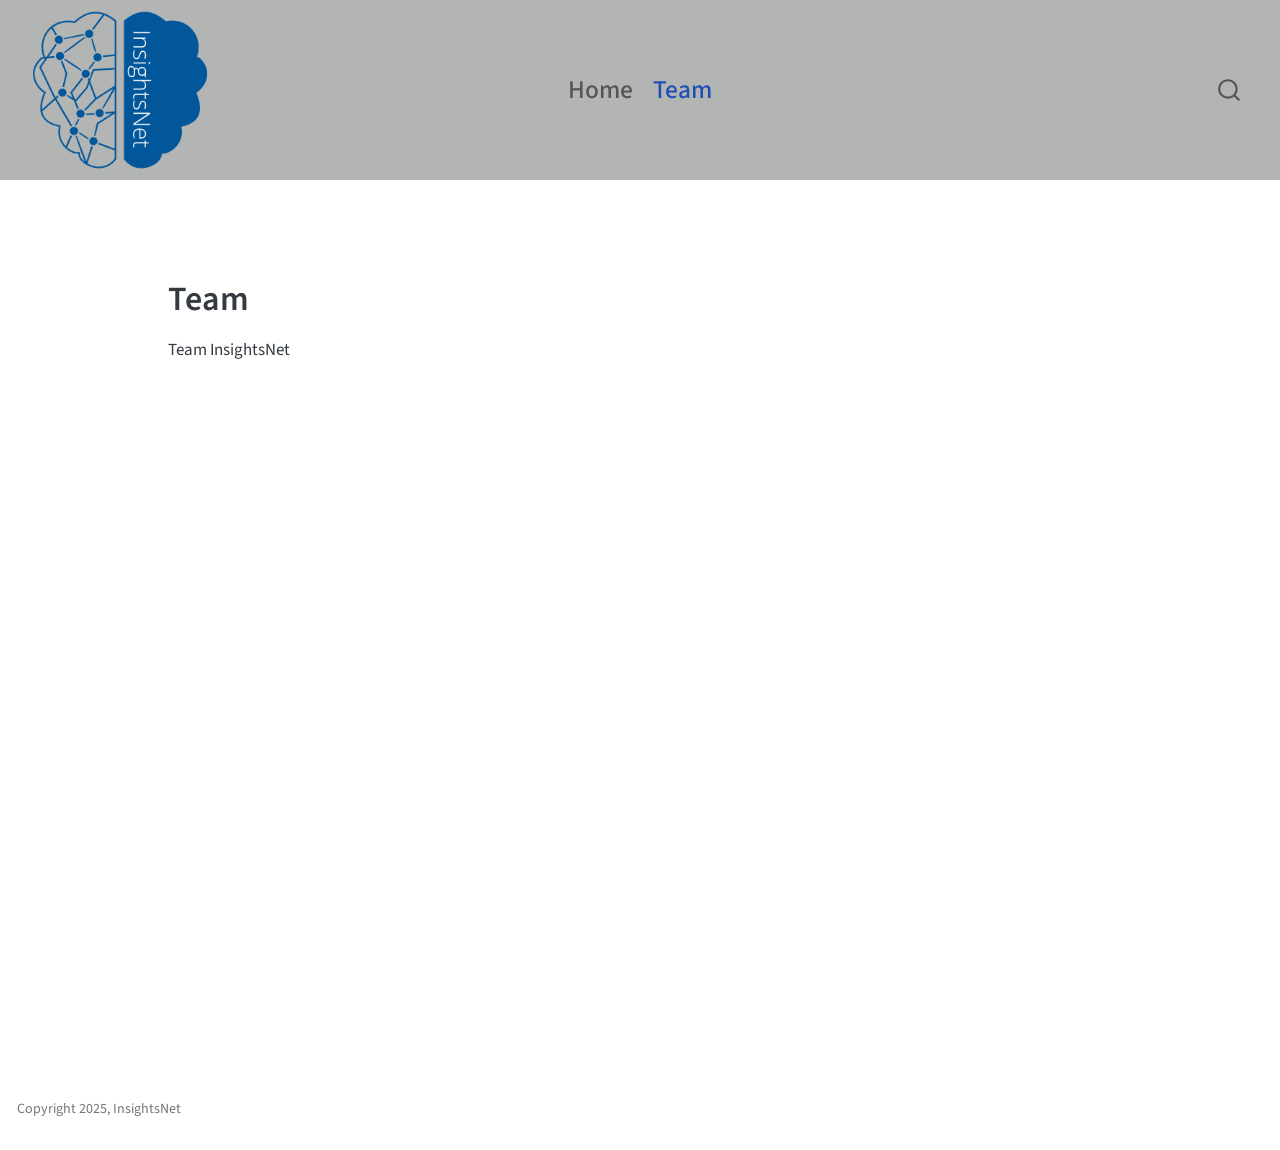
<file: team.html>
<!DOCTYPE html>
<html xmlns="http://www.w3.org/1999/xhtml" lang="en" xml:lang="en"><head>

<meta charset="utf-8">
<meta name="generator" content="quarto-1.7.32">

<meta name="viewport" content="width=device-width, initial-scale=1.0, user-scalable=yes">


<title>Team</title>
<style>
code{white-space: pre-wrap;}
span.smallcaps{font-variant: small-caps;}
div.columns{display: flex; gap: min(4vw, 1.5em);}
div.column{flex: auto; overflow-x: auto;}
div.hanging-indent{margin-left: 1.5em; text-indent: -1.5em;}
ul.task-list{list-style: none;}
ul.task-list li input[type="checkbox"] {
  width: 0.8em;
  margin: 0 0.8em 0.2em -1em; /* quarto-specific, see https://github.com/quarto-dev/quarto-cli/issues/4556 */ 
  vertical-align: middle;
}
</style>


<script src="site_libs/quarto-nav/quarto-nav.js"></script>
<script src="site_libs/quarto-nav/headroom.min.js"></script>
<script src="site_libs/clipboard/clipboard.min.js"></script>
<script src="site_libs/quarto-search/autocomplete.umd.js"></script>
<script src="site_libs/quarto-search/fuse.min.js"></script>
<script src="site_libs/quarto-search/quarto-search.js"></script>
<meta name="quarto:offset" content="./">
<script src="site_libs/quarto-html/quarto.js" type="module"></script>
<script src="site_libs/quarto-html/tabsets/tabsets.js" type="module"></script>
<script src="site_libs/quarto-html/popper.min.js"></script>
<script src="site_libs/quarto-html/tippy.umd.min.js"></script>
<script src="site_libs/quarto-html/anchor.min.js"></script>
<link href="site_libs/quarto-html/tippy.css" rel="stylesheet">
<link href="site_libs/quarto-html/quarto-syntax-highlighting-37eea08aefeeee20ff55810ff984fec1.css" rel="stylesheet" id="quarto-text-highlighting-styles">
<script src="site_libs/bootstrap/bootstrap.min.js"></script>
<link href="site_libs/bootstrap/bootstrap-icons.css" rel="stylesheet">
<link href="site_libs/bootstrap/bootstrap-dfb324f25d9b1687192fa8be62ac8f9c.min.css" rel="stylesheet" append-hash="true" id="quarto-bootstrap" data-mode="light">
<script id="quarto-search-options" type="application/json">{
  "location": "navbar",
  "copy-button": false,
  "collapse-after": 3,
  "panel-placement": "end",
  "type": "overlay",
  "limit": 50,
  "keyboard-shortcut": [
    "f",
    "/",
    "s"
  ],
  "show-item-context": false,
  "language": {
    "search-no-results-text": "No results",
    "search-matching-documents-text": "matching documents",
    "search-copy-link-title": "Copy link to search",
    "search-hide-matches-text": "Hide additional matches",
    "search-more-match-text": "more match in this document",
    "search-more-matches-text": "more matches in this document",
    "search-clear-button-title": "Clear",
    "search-text-placeholder": "",
    "search-detached-cancel-button-title": "Cancel",
    "search-submit-button-title": "Submit",
    "search-label": "Search"
  }
}</script>


<link rel="stylesheet" href="styles.css">
</head>

<body class="nav-fixed quarto-light">

<div id="quarto-search-results"></div>
  <header id="quarto-header" class="headroom fixed-top">
    <nav class="navbar navbar-expand-lg " data-bs-theme="dark">
      <div class="navbar-container container-fluid">
      <div class="navbar-brand-container mx-auto">
    <a href="./index.html" class="navbar-brand navbar-brand-logo">
    <img src="./insightsnet_logo.png" alt="" class="navbar-logo">
    </a>
  </div>
            <div id="quarto-search" class="" title="Search"></div>
          <button class="navbar-toggler" type="button" data-bs-toggle="collapse" data-bs-target="#navbarCollapse" aria-controls="navbarCollapse" role="menu" aria-expanded="false" aria-label="Toggle navigation" onclick="if (window.quartoToggleHeadroom) { window.quartoToggleHeadroom(); }">
  <span class="navbar-toggler-icon"></span>
</button>
          <div class="collapse navbar-collapse" id="navbarCollapse">
            <ul class="navbar-nav navbar-nav-scroll me-auto">
  <li class="nav-item">
    <a class="nav-link" href="./index.html"> 
<span class="menu-text">Home</span></a>
  </li>  
  <li class="nav-item">
    <a class="nav-link active" href="./team.html" aria-current="page"> 
<span class="menu-text">Team</span></a>
  </li>  
</ul>
          </div> <!-- /navcollapse -->
            <div class="quarto-navbar-tools">
</div>
      </div> <!-- /container-fluid -->
    </nav>
</header>
<!-- content -->
<div id="quarto-content" class="quarto-container page-columns page-rows-contents page-layout-article page-navbar">
<!-- sidebar -->
<!-- margin-sidebar -->
    <div id="quarto-margin-sidebar" class="sidebar margin-sidebar zindex-bottom">
        
    </div>
<!-- main -->
<main class="content" id="quarto-document-content">

<header id="title-block-header" class="quarto-title-block default">
<div class="quarto-title">
<h1 class="title">Team</h1>
</div>



<div class="quarto-title-meta">

    
  
    
  </div>
  


</header>


<p>Team InsightsNet</p>



</main> <!-- /main -->
<script id="quarto-html-after-body" type="application/javascript">
  window.document.addEventListener("DOMContentLoaded", function (event) {
    const icon = "";
    const anchorJS = new window.AnchorJS();
    anchorJS.options = {
      placement: 'right',
      icon: icon
    };
    anchorJS.add('.anchored');
    const isCodeAnnotation = (el) => {
      for (const clz of el.classList) {
        if (clz.startsWith('code-annotation-')) {                     
          return true;
        }
      }
      return false;
    }
    const onCopySuccess = function(e) {
      // button target
      const button = e.trigger;
      // don't keep focus
      button.blur();
      // flash "checked"
      button.classList.add('code-copy-button-checked');
      var currentTitle = button.getAttribute("title");
      button.setAttribute("title", "Copied!");
      let tooltip;
      if (window.bootstrap) {
        button.setAttribute("data-bs-toggle", "tooltip");
        button.setAttribute("data-bs-placement", "left");
        button.setAttribute("data-bs-title", "Copied!");
        tooltip = new bootstrap.Tooltip(button, 
          { trigger: "manual", 
            customClass: "code-copy-button-tooltip",
            offset: [0, -8]});
        tooltip.show();    
      }
      setTimeout(function() {
        if (tooltip) {
          tooltip.hide();
          button.removeAttribute("data-bs-title");
          button.removeAttribute("data-bs-toggle");
          button.removeAttribute("data-bs-placement");
        }
        button.setAttribute("title", currentTitle);
        button.classList.remove('code-copy-button-checked');
      }, 1000);
      // clear code selection
      e.clearSelection();
    }
    const getTextToCopy = function(trigger) {
        const codeEl = trigger.previousElementSibling.cloneNode(true);
        for (const childEl of codeEl.children) {
          if (isCodeAnnotation(childEl)) {
            childEl.remove();
          }
        }
        return codeEl.innerText;
    }
    const clipboard = new window.ClipboardJS('.code-copy-button:not([data-in-quarto-modal])', {
      text: getTextToCopy
    });
    clipboard.on('success', onCopySuccess);
    if (window.document.getElementById('quarto-embedded-source-code-modal')) {
      const clipboardModal = new window.ClipboardJS('.code-copy-button[data-in-quarto-modal]', {
        text: getTextToCopy,
        container: window.document.getElementById('quarto-embedded-source-code-modal')
      });
      clipboardModal.on('success', onCopySuccess);
    }
      var localhostRegex = new RegExp(/^(?:http|https):\/\/localhost\:?[0-9]*\//);
      var mailtoRegex = new RegExp(/^mailto:/);
        var filterRegex = new RegExp('/' + window.location.host + '/');
      var isInternal = (href) => {
          return filterRegex.test(href) || localhostRegex.test(href) || mailtoRegex.test(href);
      }
      // Inspect non-navigation links and adorn them if external
     var links = window.document.querySelectorAll('a[href]:not(.nav-link):not(.navbar-brand):not(.toc-action):not(.sidebar-link):not(.sidebar-item-toggle):not(.pagination-link):not(.no-external):not([aria-hidden]):not(.dropdown-item):not(.quarto-navigation-tool):not(.about-link)');
      for (var i=0; i<links.length; i++) {
        const link = links[i];
        if (!isInternal(link.href)) {
          // undo the damage that might have been done by quarto-nav.js in the case of
          // links that we want to consider external
          if (link.dataset.originalHref !== undefined) {
            link.href = link.dataset.originalHref;
          }
        }
      }
    function tippyHover(el, contentFn, onTriggerFn, onUntriggerFn) {
      const config = {
        allowHTML: true,
        maxWidth: 500,
        delay: 100,
        arrow: false,
        appendTo: function(el) {
            return el.parentElement;
        },
        interactive: true,
        interactiveBorder: 10,
        theme: 'quarto',
        placement: 'bottom-start',
      };
      if (contentFn) {
        config.content = contentFn;
      }
      if (onTriggerFn) {
        config.onTrigger = onTriggerFn;
      }
      if (onUntriggerFn) {
        config.onUntrigger = onUntriggerFn;
      }
      window.tippy(el, config); 
    }
    const noterefs = window.document.querySelectorAll('a[role="doc-noteref"]');
    for (var i=0; i<noterefs.length; i++) {
      const ref = noterefs[i];
      tippyHover(ref, function() {
        // use id or data attribute instead here
        let href = ref.getAttribute('data-footnote-href') || ref.getAttribute('href');
        try { href = new URL(href).hash; } catch {}
        const id = href.replace(/^#\/?/, "");
        const note = window.document.getElementById(id);
        if (note) {
          return note.innerHTML;
        } else {
          return "";
        }
      });
    }
    const xrefs = window.document.querySelectorAll('a.quarto-xref');
    const processXRef = (id, note) => {
      // Strip column container classes
      const stripColumnClz = (el) => {
        el.classList.remove("page-full", "page-columns");
        if (el.children) {
          for (const child of el.children) {
            stripColumnClz(child);
          }
        }
      }
      stripColumnClz(note)
      if (id === null || id.startsWith('sec-')) {
        // Special case sections, only their first couple elements
        const container = document.createElement("div");
        if (note.children && note.children.length > 2) {
          container.appendChild(note.children[0].cloneNode(true));
          for (let i = 1; i < note.children.length; i++) {
            const child = note.children[i];
            if (child.tagName === "P" && child.innerText === "") {
              continue;
            } else {
              container.appendChild(child.cloneNode(true));
              break;
            }
          }
          if (window.Quarto?.typesetMath) {
            window.Quarto.typesetMath(container);
          }
          return container.innerHTML
        } else {
          if (window.Quarto?.typesetMath) {
            window.Quarto.typesetMath(note);
          }
          return note.innerHTML;
        }
      } else {
        // Remove any anchor links if they are present
        const anchorLink = note.querySelector('a.anchorjs-link');
        if (anchorLink) {
          anchorLink.remove();
        }
        if (window.Quarto?.typesetMath) {
          window.Quarto.typesetMath(note);
        }
        if (note.classList.contains("callout")) {
          return note.outerHTML;
        } else {
          return note.innerHTML;
        }
      }
    }
    for (var i=0; i<xrefs.length; i++) {
      const xref = xrefs[i];
      tippyHover(xref, undefined, function(instance) {
        instance.disable();
        let url = xref.getAttribute('href');
        let hash = undefined; 
        if (url.startsWith('#')) {
          hash = url;
        } else {
          try { hash = new URL(url).hash; } catch {}
        }
        if (hash) {
          const id = hash.replace(/^#\/?/, "");
          const note = window.document.getElementById(id);
          if (note !== null) {
            try {
              const html = processXRef(id, note.cloneNode(true));
              instance.setContent(html);
            } finally {
              instance.enable();
              instance.show();
            }
          } else {
            // See if we can fetch this
            fetch(url.split('#')[0])
            .then(res => res.text())
            .then(html => {
              const parser = new DOMParser();
              const htmlDoc = parser.parseFromString(html, "text/html");
              const note = htmlDoc.getElementById(id);
              if (note !== null) {
                const html = processXRef(id, note);
                instance.setContent(html);
              } 
            }).finally(() => {
              instance.enable();
              instance.show();
            });
          }
        } else {
          // See if we can fetch a full url (with no hash to target)
          // This is a special case and we should probably do some content thinning / targeting
          fetch(url)
          .then(res => res.text())
          .then(html => {
            const parser = new DOMParser();
            const htmlDoc = parser.parseFromString(html, "text/html");
            const note = htmlDoc.querySelector('main.content');
            if (note !== null) {
              // This should only happen for chapter cross references
              // (since there is no id in the URL)
              // remove the first header
              if (note.children.length > 0 && note.children[0].tagName === "HEADER") {
                note.children[0].remove();
              }
              const html = processXRef(null, note);
              instance.setContent(html);
            } 
          }).finally(() => {
            instance.enable();
            instance.show();
          });
        }
      }, function(instance) {
      });
    }
        let selectedAnnoteEl;
        const selectorForAnnotation = ( cell, annotation) => {
          let cellAttr = 'data-code-cell="' + cell + '"';
          let lineAttr = 'data-code-annotation="' +  annotation + '"';
          const selector = 'span[' + cellAttr + '][' + lineAttr + ']';
          return selector;
        }
        const selectCodeLines = (annoteEl) => {
          const doc = window.document;
          const targetCell = annoteEl.getAttribute("data-target-cell");
          const targetAnnotation = annoteEl.getAttribute("data-target-annotation");
          const annoteSpan = window.document.querySelector(selectorForAnnotation(targetCell, targetAnnotation));
          const lines = annoteSpan.getAttribute("data-code-lines").split(",");
          const lineIds = lines.map((line) => {
            return targetCell + "-" + line;
          })
          let top = null;
          let height = null;
          let parent = null;
          if (lineIds.length > 0) {
              //compute the position of the single el (top and bottom and make a div)
              const el = window.document.getElementById(lineIds[0]);
              top = el.offsetTop;
              height = el.offsetHeight;
              parent = el.parentElement.parentElement;
            if (lineIds.length > 1) {
              const lastEl = window.document.getElementById(lineIds[lineIds.length - 1]);
              const bottom = lastEl.offsetTop + lastEl.offsetHeight;
              height = bottom - top;
            }
            if (top !== null && height !== null && parent !== null) {
              // cook up a div (if necessary) and position it 
              let div = window.document.getElementById("code-annotation-line-highlight");
              if (div === null) {
                div = window.document.createElement("div");
                div.setAttribute("id", "code-annotation-line-highlight");
                div.style.position = 'absolute';
                parent.appendChild(div);
              }
              div.style.top = top - 2 + "px";
              div.style.height = height + 4 + "px";
              div.style.left = 0;
              let gutterDiv = window.document.getElementById("code-annotation-line-highlight-gutter");
              if (gutterDiv === null) {
                gutterDiv = window.document.createElement("div");
                gutterDiv.setAttribute("id", "code-annotation-line-highlight-gutter");
                gutterDiv.style.position = 'absolute';
                const codeCell = window.document.getElementById(targetCell);
                const gutter = codeCell.querySelector('.code-annotation-gutter');
                gutter.appendChild(gutterDiv);
              }
              gutterDiv.style.top = top - 2 + "px";
              gutterDiv.style.height = height + 4 + "px";
            }
            selectedAnnoteEl = annoteEl;
          }
        };
        const unselectCodeLines = () => {
          const elementsIds = ["code-annotation-line-highlight", "code-annotation-line-highlight-gutter"];
          elementsIds.forEach((elId) => {
            const div = window.document.getElementById(elId);
            if (div) {
              div.remove();
            }
          });
          selectedAnnoteEl = undefined;
        };
          // Handle positioning of the toggle
      window.addEventListener(
        "resize",
        throttle(() => {
          elRect = undefined;
          if (selectedAnnoteEl) {
            selectCodeLines(selectedAnnoteEl);
          }
        }, 10)
      );
      function throttle(fn, ms) {
      let throttle = false;
      let timer;
        return (...args) => {
          if(!throttle) { // first call gets through
              fn.apply(this, args);
              throttle = true;
          } else { // all the others get throttled
              if(timer) clearTimeout(timer); // cancel #2
              timer = setTimeout(() => {
                fn.apply(this, args);
                timer = throttle = false;
              }, ms);
          }
        };
      }
        // Attach click handler to the DT
        const annoteDls = window.document.querySelectorAll('dt[data-target-cell]');
        for (const annoteDlNode of annoteDls) {
          annoteDlNode.addEventListener('click', (event) => {
            const clickedEl = event.target;
            if (clickedEl !== selectedAnnoteEl) {
              unselectCodeLines();
              const activeEl = window.document.querySelector('dt[data-target-cell].code-annotation-active');
              if (activeEl) {
                activeEl.classList.remove('code-annotation-active');
              }
              selectCodeLines(clickedEl);
              clickedEl.classList.add('code-annotation-active');
            } else {
              // Unselect the line
              unselectCodeLines();
              clickedEl.classList.remove('code-annotation-active');
            }
          });
        }
    const findCites = (el) => {
      const parentEl = el.parentElement;
      if (parentEl) {
        const cites = parentEl.dataset.cites;
        if (cites) {
          return {
            el,
            cites: cites.split(' ')
          };
        } else {
          return findCites(el.parentElement)
        }
      } else {
        return undefined;
      }
    };
    var bibliorefs = window.document.querySelectorAll('a[role="doc-biblioref"]');
    for (var i=0; i<bibliorefs.length; i++) {
      const ref = bibliorefs[i];
      const citeInfo = findCites(ref);
      if (citeInfo) {
        tippyHover(citeInfo.el, function() {
          var popup = window.document.createElement('div');
          citeInfo.cites.forEach(function(cite) {
            var citeDiv = window.document.createElement('div');
            citeDiv.classList.add('hanging-indent');
            citeDiv.classList.add('csl-entry');
            var biblioDiv = window.document.getElementById('ref-' + cite);
            if (biblioDiv) {
              citeDiv.innerHTML = biblioDiv.innerHTML;
            }
            popup.appendChild(citeDiv);
          });
          return popup.innerHTML;
        });
      }
    }
  });
  </script>
</div> <!-- /content -->
<footer class="footer">
  <div class="nav-footer">
    <div class="nav-footer-left">
<p>Copyright 2025, InsightsNet</p>
</div>   
    <div class="nav-footer-center">
      &nbsp;
    </div>
    <div class="nav-footer-right">
      &nbsp;
    </div>
  </div>
</footer>




</body></html>
</file>
<file: site_libs/quarto-html/tippy.css>
.tippy-box[data-animation=fade][data-state=hidden]{opacity:0}[data-tippy-root]{max-width:calc(100vw - 10px)}.tippy-box{position:relative;background-color:#333;color:#fff;border-radius:4px;font-size:14px;line-height:1.4;white-space:normal;outline:0;transition-property:transform,visibility,opacity}.tippy-box[data-placement^=top]>.tippy-arrow{bottom:0}.tippy-box[data-placement^=top]>.tippy-arrow:before{bottom:-7px;left:0;border-width:8px 8px 0;border-top-color:initial;transform-origin:center top}.tippy-box[data-placement^=bottom]>.tippy-arrow{top:0}.tippy-box[data-placement^=bottom]>.tippy-arrow:before{top:-7px;left:0;border-width:0 8px 8px;border-bottom-color:initial;transform-origin:center bottom}.tippy-box[data-placement^=left]>.tippy-arrow{right:0}.tippy-box[data-placement^=left]>.tippy-arrow:before{border-width:8px 0 8px 8px;border-left-color:initial;right:-7px;transform-origin:center left}.tippy-box[data-placement^=right]>.tippy-arrow{left:0}.tippy-box[data-placement^=right]>.tippy-arrow:before{left:-7px;border-width:8px 8px 8px 0;border-right-color:initial;transform-origin:center right}.tippy-box[data-inertia][data-state=visible]{transition-timing-function:cubic-bezier(.54,1.5,.38,1.11)}.tippy-arrow{width:16px;height:16px;color:#333}.tippy-arrow:before{content:"";position:absolute;border-color:transparent;border-style:solid}.tippy-content{position:relative;padding:5px 9px;z-index:1}
</file>
<file: site_libs/quarto-html/quarto-syntax-highlighting-37eea08aefeeee20ff55810ff984fec1.css>
/* quarto syntax highlight colors */
:root {
  --quarto-hl-ot-color: #003B4F;
  --quarto-hl-at-color: #657422;
  --quarto-hl-ss-color: #20794D;
  --quarto-hl-an-color: #5E5E5E;
  --quarto-hl-fu-color: #4758AB;
  --quarto-hl-st-color: #20794D;
  --quarto-hl-cf-color: #003B4F;
  --quarto-hl-op-color: #5E5E5E;
  --quarto-hl-er-color: #AD0000;
  --quarto-hl-bn-color: #AD0000;
  --quarto-hl-al-color: #AD0000;
  --quarto-hl-va-color: #111111;
  --quarto-hl-bu-color: inherit;
  --quarto-hl-ex-color: inherit;
  --quarto-hl-pp-color: #AD0000;
  --quarto-hl-in-color: #5E5E5E;
  --quarto-hl-vs-color: #20794D;
  --quarto-hl-wa-color: #5E5E5E;
  --quarto-hl-do-color: #5E5E5E;
  --quarto-hl-im-color: #00769E;
  --quarto-hl-ch-color: #20794D;
  --quarto-hl-dt-color: #AD0000;
  --quarto-hl-fl-color: #AD0000;
  --quarto-hl-co-color: #5E5E5E;
  --quarto-hl-cv-color: #5E5E5E;
  --quarto-hl-cn-color: #8f5902;
  --quarto-hl-sc-color: #5E5E5E;
  --quarto-hl-dv-color: #AD0000;
  --quarto-hl-kw-color: #003B4F;
}

/* other quarto variables */
:root {
  --quarto-font-monospace: SFMono-Regular, Menlo, Monaco, Consolas, "Liberation Mono", "Courier New", monospace;
}

/* syntax highlight based on Pandoc's rules */
pre > code.sourceCode > span {
  color: #003B4F;
}

code.sourceCode > span {
  color: #003B4F;
}

div.sourceCode,
div.sourceCode pre.sourceCode {
  color: #003B4F;
}

/* Normal */
code span {
  color: #003B4F;
}

/* Alert */
code span.al {
  color: #AD0000;
  font-style: inherit;
}

/* Annotation */
code span.an {
  color: #5E5E5E;
  font-style: inherit;
}

/* Attribute */
code span.at {
  color: #657422;
  font-style: inherit;
}

/* BaseN */
code span.bn {
  color: #AD0000;
  font-style: inherit;
}

/* BuiltIn */
code span.bu {
  font-style: inherit;
}

/* ControlFlow */
code span.cf {
  color: #003B4F;
  font-weight: bold;
  font-style: inherit;
}

/* Char */
code span.ch {
  color: #20794D;
  font-style: inherit;
}

/* Constant */
code span.cn {
  color: #8f5902;
  font-style: inherit;
}

/* Comment */
code span.co {
  color: #5E5E5E;
  font-style: inherit;
}

/* CommentVar */
code span.cv {
  color: #5E5E5E;
  font-style: italic;
}

/* Documentation */
code span.do {
  color: #5E5E5E;
  font-style: italic;
}

/* DataType */
code span.dt {
  color: #AD0000;
  font-style: inherit;
}

/* DecVal */
code span.dv {
  color: #AD0000;
  font-style: inherit;
}

/* Error */
code span.er {
  color: #AD0000;
  font-style: inherit;
}

/* Extension */
code span.ex {
  font-style: inherit;
}

/* Float */
code span.fl {
  color: #AD0000;
  font-style: inherit;
}

/* Function */
code span.fu {
  color: #4758AB;
  font-style: inherit;
}

/* Import */
code span.im {
  color: #00769E;
  font-style: inherit;
}

/* Information */
code span.in {
  color: #5E5E5E;
  font-style: inherit;
}

/* Keyword */
code span.kw {
  color: #003B4F;
  font-weight: bold;
  font-style: inherit;
}

/* Operator */
code span.op {
  color: #5E5E5E;
  font-style: inherit;
}

/* Other */
code span.ot {
  color: #003B4F;
  font-style: inherit;
}

/* Preprocessor */
code span.pp {
  color: #AD0000;
  font-style: inherit;
}

/* SpecialChar */
code span.sc {
  color: #5E5E5E;
  font-style: inherit;
}

/* SpecialString */
code span.ss {
  color: #20794D;
  font-style: inherit;
}

/* String */
code span.st {
  color: #20794D;
  font-style: inherit;
}

/* Variable */
code span.va {
  color: #111111;
  font-style: inherit;
}

/* VerbatimString */
code span.vs {
  color: #20794D;
  font-style: inherit;
}

/* Warning */
code span.wa {
  color: #5E5E5E;
  font-style: italic;
}

.prevent-inlining {
  content: "</";
}

/*# sourceMappingURL=27d3d809615f7771493d095567f04340.css.map */
</file>
<file: styles.css>
/* css styles */

.navbar {
  position: fixed;
  top: 0;
  width: 100%;
  height: 180px;
  backdrop-filter: blur(8px);
  z-index: 1030;
  overflow: hidden; /* needed for pseudo-element */
}

.navbar::before {
  content: "";
  position: absolute;
  top: 0; left: 0; right: 0; bottom: 0;
  background-color: #77777787; /* fully opaque */
  opacity: 1; /* no transparency */
  z-index: -1; /* behind navbar content */
}








/* Center the nav items absolutely */
.navbar-collapse {
  position: absolute;
  left: 50%;
  transform: translateX(-50%);
  text-align: center;
  white-space: nowrap;
}

/* Keep logo on the left */
.navbar-brand {
  position: relative;
  z-index: 10;
}

/* Optional: Keep search icon on the right */
.navbar .ms-auto {
  margin-left: auto !important;
  z-index: 10;
}

/* Keep the logo within the navbar vertically */
.navbar-brand img {
  max-height: 180px;      /* adjust as needed */
  object-fit: contain;
  padding: 0;
  margin: 0;
}

/* Make navbar link text larger */
.navbar-nav .nav-link {
  font-size: 1.5rem;  /* adjust value as needed (e.g., 1.2rem or 18px) */
  font-weight: 500;   /* optional: make it a bit bolder */
}










/* Add padding to top of body to prevent content hiding under navbar */
body {
  padding-top: 250px!important;   /* Adjust based on your navbar height */
}

.main-content {
  margin-top: -180px; /* pulls the content up behind navbar */
}




.team-grid {
  display: flex;
  flex-wrap: wrap;
  justify-content: center;
  gap: 2rem;
  margin-top: 2rem;
}

.team-profile {
  flex: 1 1 45%;
  max-width: 45%;
  text-align: center;
  padding: 1.5em;
  border-radius: 15px;
  box-shadow: 0 8px 20px rgba(0, 0, 0, 0.1);
  background-color: #fff;
}

.profile-img {
  width: 120px;
  height: 120px;
  object-fit: cover;
  border-radius: 50%;
  margin-bottom: 1em;
}

.linkedin-link {
  display: inline-block;
  margin-top: 1em;
  color: #0077b5;
  text-decoration: none;
  font-weight: bold;
}

.linkedin-link:hover {
  text-decoration: underline;
}

/* Responsive: stack on small screens */
@media (max-width: 768px) {
  .team-profile {
    flex: 1 1 100%;
    max-width: 100%;
  }
}


.pub-page h1.title {
  text-align: center;
}
</file>
